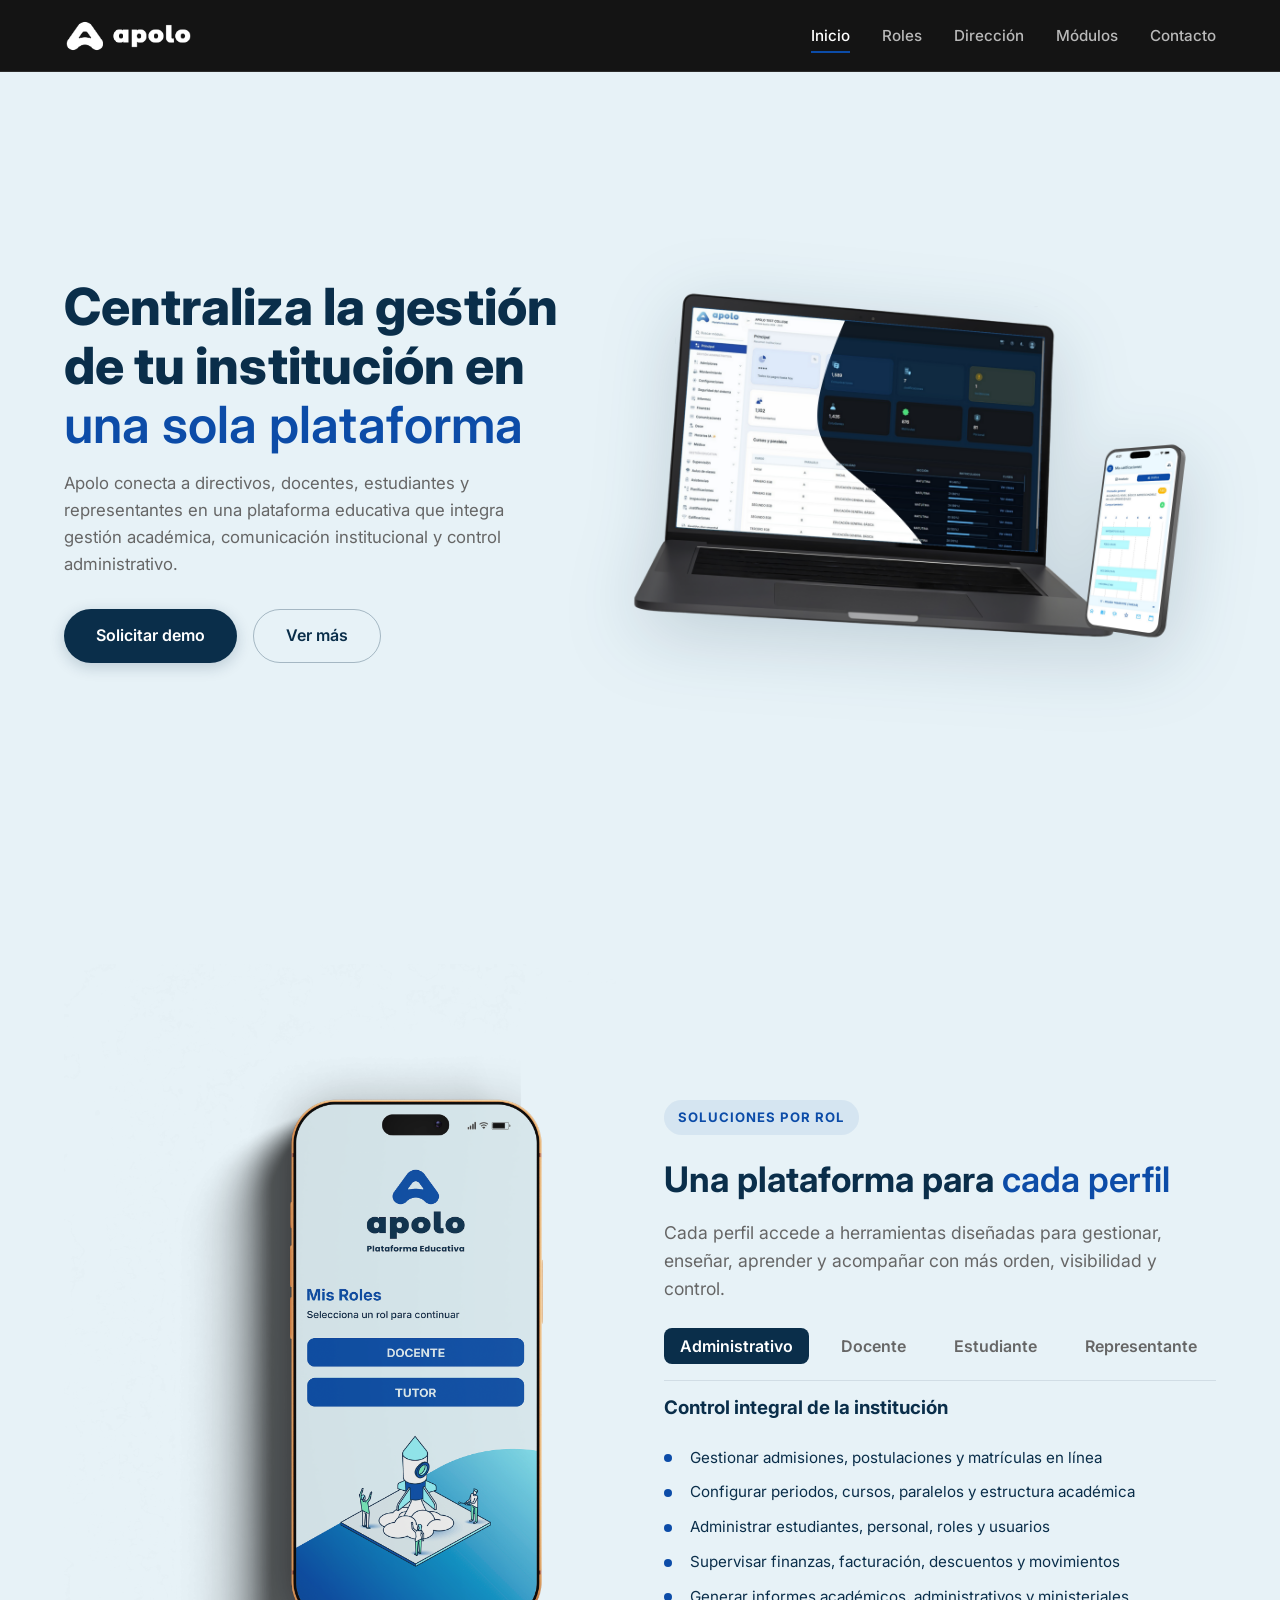
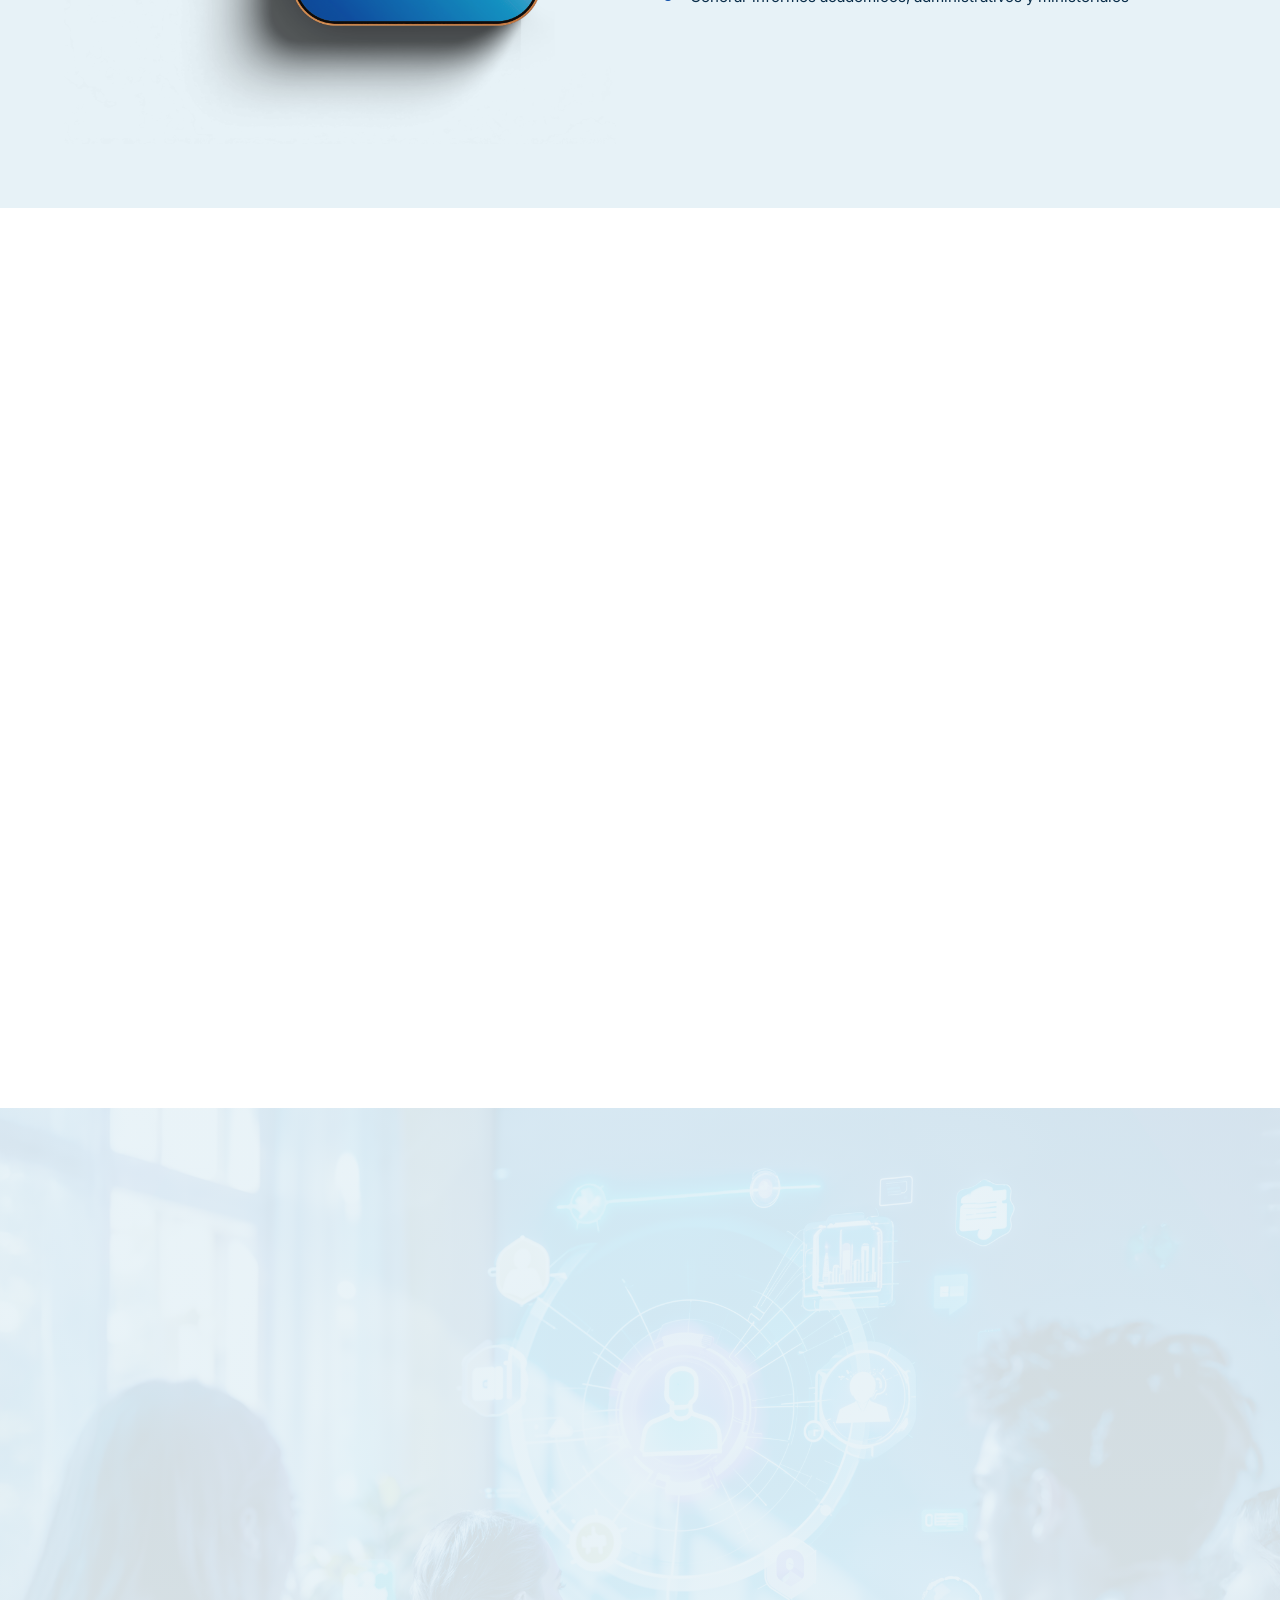
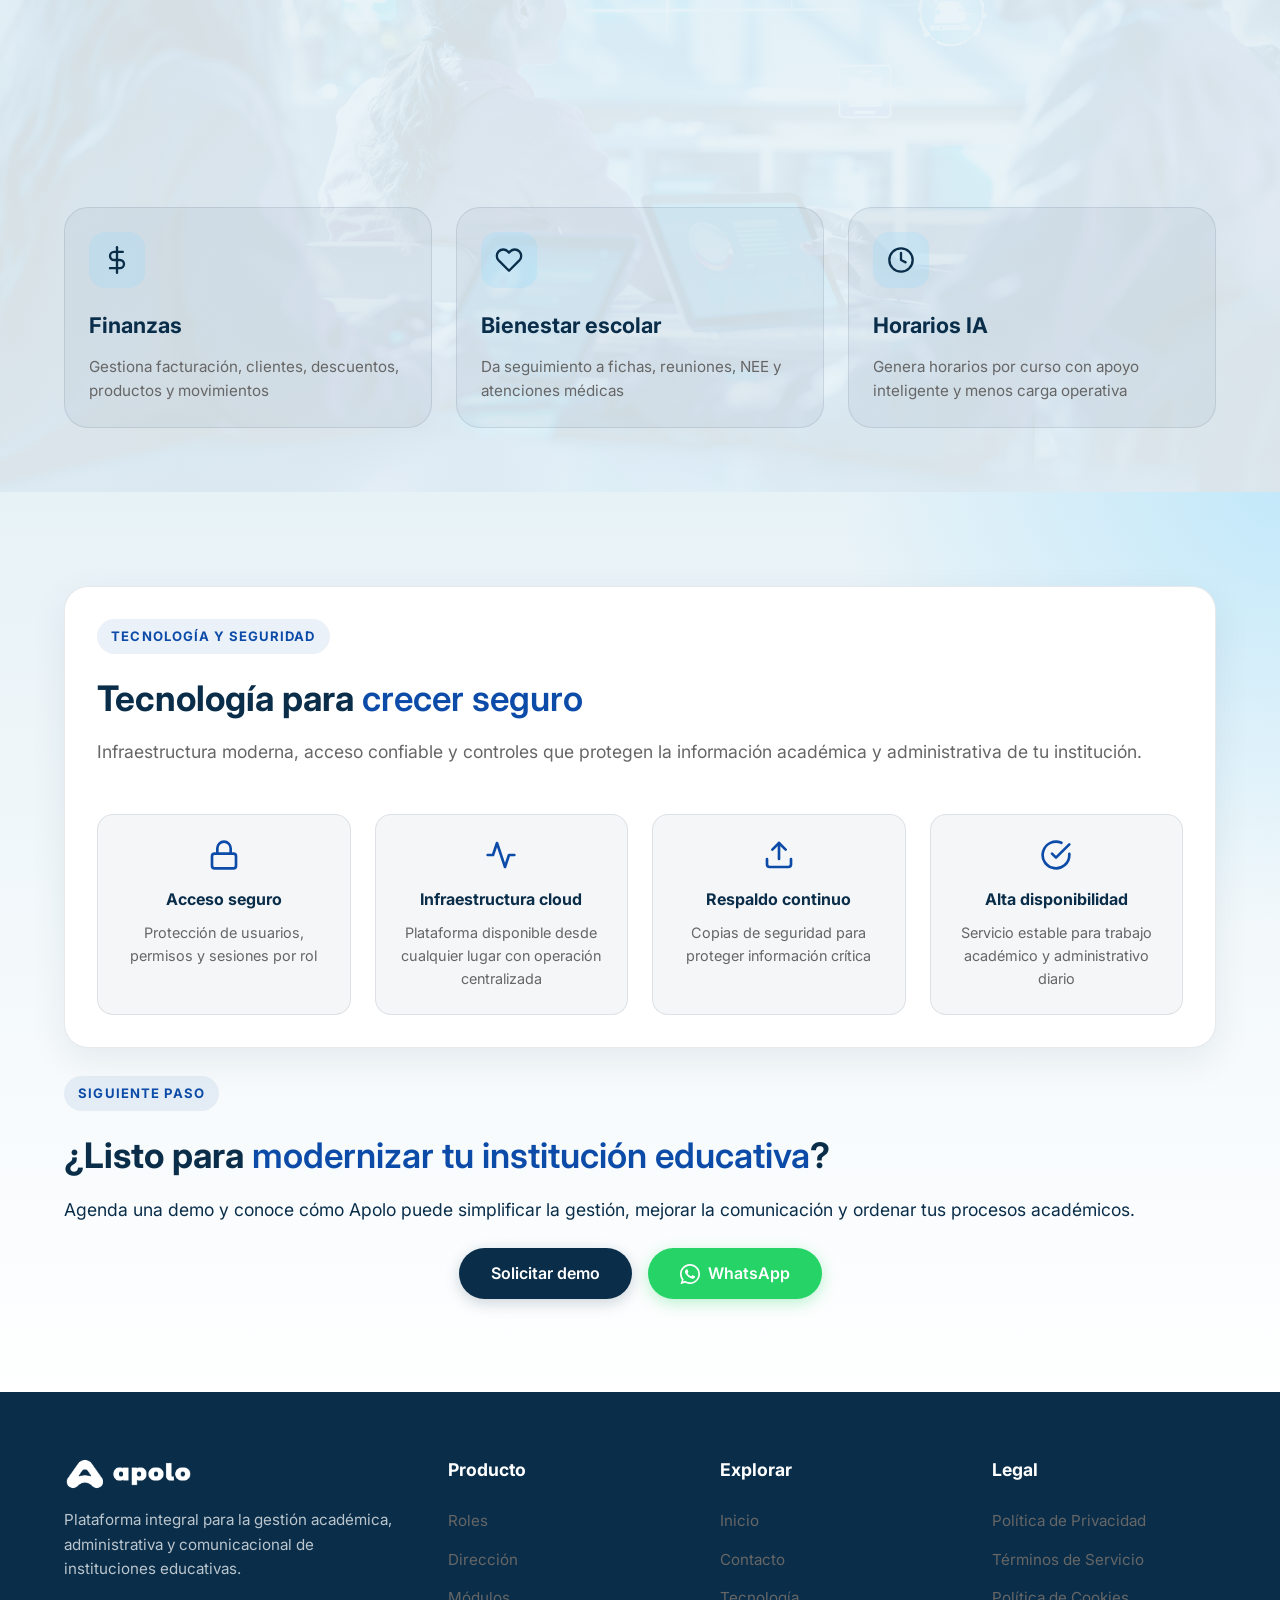
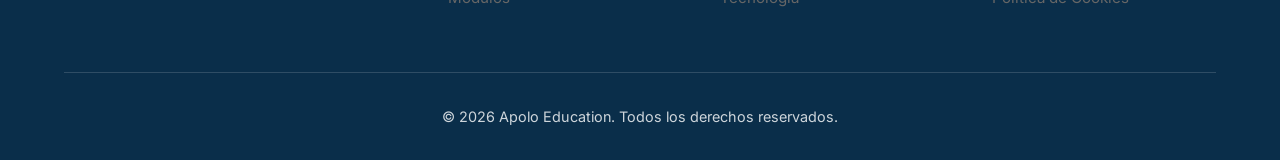
<file: index.html>
<!DOCTYPE html>
<html lang="es" dir="ltr" data-page-path="" data-page-name="Apolo — Plataforma Educativa Integral" data-og-image="assets/img/og-cover.png">
<head>
  <!-- ====== BASIC META ====== -->
  <meta charset="UTF-8">
  <meta name="viewport" content="width=device-width, initial-scale=1.0">
  <meta http-equiv="X-UA-Compatible" content="IE=edge">

  <!-- ====== SEO PRIMARY ====== -->
  <title>Apolo — Plataforma Educativa Integral | Gestión Académica en la Nube</title>
  <meta name="description" content="Apolo es la plataforma educativa integral que conecta instituciones, docentes, estudiantes y familias. Gestión académica, comunicación y control en un solo lugar.">
  <meta name="keywords" content="plataforma educativa, gestión académica, software educativo, sistema escolar, ERP educativo, Apolo Education, gestión institucional">
  <meta name="author" content="Apolo Education">
  <meta name="robots" content="index, follow, max-image-preview:large, max-snippet:-1, max-video-preview:-1">
  <link id="canonical-link" rel="canonical" href="https://info.apolo.education/">

  <!-- ====== OPEN GRAPH (Facebook / LinkedIn / WhatsApp) ====== -->
  <meta property="og:type" content="website">
  <meta property="og:site_name" content="Apolo Education">
  <meta property="og:title" content="Apolo — Plataforma Educativa Integral">
  <meta property="og:description" content="Gestión académica, comunicación y control institucional en una sola plataforma. Conecta toda tu comunidad educativa.">
  <meta id="meta-og-url" property="og:url" content="https://info.apolo.education/">
  <meta id="meta-og-image" property="og:image" content="https://info.apolo.education/assets/img/og-cover.png">
  <meta property="og:image:width" content="1200">
  <meta property="og:image:height" content="630">
  <meta property="og:image:alt" content="Apolo — Plataforma Educativa Integral">
  <meta property="og:locale" content="es_EC">

  <!-- ====== TWITTER CARD ====== -->
  <meta name="twitter:card" content="summary_large_image">
  <meta name="twitter:title" content="Apolo — Plataforma Educativa Integral">
  <meta name="twitter:description" content="Gestión académica, comunicación y control institucional en una sola plataforma.">
  <meta id="meta-twitter-image" name="twitter:image" content="https://info.apolo.education/assets/img/og-cover.png">

  <!-- ====== FAVICON & MANIFEST ====== -->
  <link rel="icon" type="image/png" sizes="32x32" href="assets/img/favicon.ico">
  <link rel="apple-touch-icon" href="assets/img/favicon.ico">
  <meta name="theme-color" content="#0A2E4A">
  <link rel="manifest" href="manifest.json">

  <!-- ====== PRECONNECT & FONTS ====== -->
  <link rel="preconnect" href="https://fonts.googleapis.com">
  <link rel="preconnect" href="https://fonts.gstatic.com" crossorigin>
  <link href="https://fonts.googleapis.com/css2?family=Inter:wght@300;400;500;600;700;800&display=swap" rel="stylesheet">

  <!-- ====== CSS ====== -->
  <link rel="stylesheet" href="assets/css/main.css">

  <!-- ====== STRUCTURED DATA — Organization ====== -->
  <script id="ld-org" type="application/ld+json">
  {
    "@context": "https://schema.org",
    "@type": "Organization",
    "name": "Apolo Education",
    "url": "https://info.apolo.education",
    "logo": "https://info.apolo.education/assets/img/APOLO-V3-05.png",
    "description": "Plataforma educativa integral para la gestión académica institucional.",
    "contactPoint": {
      "@type": "ContactPoint",
      "contactType": "sales",
      "availableLanguage": ["Spanish"]
    },
    "sameAs": []
  }
  </script>

  <!-- ====== STRUCTURED DATA — WebSite (SearchAction) ====== -->
  <script id="ld-website" type="application/ld+json">
  {
    "@context": "https://schema.org",
    "@type": "WebSite",
    "name": "Apolo Education",
    "url": "https://info.apolo.education"
  }
  </script>

  <!-- ====== STRUCTURED DATA — SoftwareApplication ====== -->
  <script id="ld-software" type="application/ld+json">
  {
    "@context": "https://schema.org",
    "@type": "SoftwareApplication",
    "name": "Apolo",
    "operatingSystem": "Web, Android, iOS",
    "applicationCategory": "EducationalApplication",
    "description": "Plataforma educativa integral: gestión académica, comunicación, calificaciones, asistencias y más.",
    "offers": {
      "@type": "Offer",
      "priceCurrency": "USD",
      "price": "0",
      "description": "Plan básico disponible"
    }
  }
  </script>

  <script src="assets/js/site-config.js"></script>
  <script src="assets/js/site-meta.js"></script>
</head>

<body>
  <!-- ================================================================
       HEADER / NAVBAR
       ================================================================ -->
  <header class="navbar" role="banner">
    <nav class="container" aria-label="Navegación principal">
      <a href="#inicio" class="logo" aria-label="Apolo Education — Inicio">
        <img src="assets/img/APOLO-V3-05.webp" alt="Apolo Education" width="36" height="36" loading="eager">
      </a>

      <ul class="nav-menu" id="nav-menu" role="menubar">
        <li role="none"><a href="#inicio" class="nav-link active" role="menuitem">Inicio</a></li>
        <li role="none"><a href="#roles" class="nav-link" role="menuitem">Roles</a></li>
        <li role="none"><a href="#direccion" class="nav-link" role="menuitem">Dirección</a></li>
        <li role="none"><a href="#modulos" class="nav-link" role="menuitem">Módulos</a></li>
        <li role="none"><a href="#contacto" class="nav-link" role="menuitem">Contacto</a></li>
      </ul>

      <button class="mobile-toggle" id="mobile-toggle" type="button" aria-expanded="false" aria-controls="nav-menu" aria-label="Abrir menú de navegación">
        <span aria-hidden="true">&#9776;</span>
      </button>
    </nav>
  </header>

  <main class="home-flow">
    <!-- ==============================================================
         HERO
         ============================================================== -->
    <section class="hero section-padding screen-section screen-section--hero" id="inicio" aria-labelledby="hero-heading">
      <div class="container">
        <div class="hero-content">
          <h1 id="hero-heading">
            Centraliza la gestión de tu institución en
            <span class="text-gradient">una sola plataforma</span>
          </h1>
          <p>Apolo conecta a directivos, docentes, estudiantes y representantes en una plataforma educativa que integra gestión académica, comunicación institucional y control administrativo.</p>
          <div class="hero-buttons">
            <a href="#contacto" class="btn btn-primary">Solicitar demo</a>
            <a href="#roles" class="btn btn-outline">Ver más</a>
          </div>
        </div>
        <div class="hero-visual">
          <img
            src="assets/img/apolo web y mobile mockup.webp"
            alt="Apolo - Plataforma educativa en web y móvil"
            class="hero-device-visual"
            width="800"
            height="600"
            loading="eager"
          >
        </div>
      </div>
    </section>

    <!-- ==============================================================
         ROLES (Tabs)
         ============================================================== -->
    <section class="section-padding screen-section screen-section--roles" id="roles" aria-labelledby="roles-heading">
      <div class="container">
        <div class="features-showcase" data-animate>
          <aside class="tabs-visual">
              <img
                id="roles-floating-image"
                class="roles-floating-img"
                src="assets/img/Ap-PantallaROLES.webp"
                alt="Pantalla general de roles de Apolo"
                width="520"
                height="380"
                loading="lazy"
              >
          </aside>
          <div class="tabs-container">
            <div class="section-title" data-animate>
              <span class="section-kicker">Soluciones por rol</span>
              <h2 id="roles-heading">Una plataforma para <span class="text-gradient">cada perfil</span></h2>
              <p>Cada perfil accede a herramientas diseñadas para gestionar, enseñar, aprender y acompañar con más orden, visibilidad y control.</p>
            </div>
            <div class="nav-tabs" role="tablist" aria-label="Roles de usuario">
              <button class="tab-btn active" data-target="tab-admin" role="tab" aria-selected="true" aria-controls="tab-admin">Administrativo</button>
              <button class="tab-btn" data-target="tab-docente" role="tab" aria-selected="false" aria-controls="tab-docente">Docente</button>
              <button class="tab-btn" data-target="tab-estudiante" role="tab" aria-selected="false" aria-controls="tab-estudiante">Estudiante</button>
              <button class="tab-btn" data-target="tab-representante" role="tab" aria-selected="false" aria-controls="tab-representante">Representante</button>
            </div>

            <div class="tab-content active" id="tab-admin" role="tabpanel" aria-labelledby="tab-admin">
              <div class="feature-text">
                <h3>Control integral de la institución</h3>
                <ul class="feature-list">
                  <li>Gestionar admisiones, postulaciones y matrículas en línea</li>
                  <li>Configurar periodos, cursos, paralelos y estructura académica</li>
                  <li>Administrar estudiantes, personal, roles y usuarios</li>
                  <li>Supervisar finanzas, facturación, descuentos y movimientos</li>
                  <li>Generar informes académicos, administrativos y ministeriales</li>
                </ul>
              </div>
            </div>

            <div class="tab-content" id="tab-docente" role="tabpanel" aria-labelledby="tab-docente">
              <div class="feature-text">
                <h3>Herramientas para enseñar con más control</h3>
                <ul class="feature-list">
                  <li>Registrar asistencias y justificaciones por curso</li>
                  <li>Cargar calificaciones generales, destrezas y comportamiento</li>
                  <li>Gestionar aulas virtuales y recursos de clase</li>
                  <li>Consultar horarios, planificaciones y bloques curriculares</li>
                  <li>Compartir comunicaciones y seguimiento académico</li>
                </ul>
              </div>
            </div>

            <div class="tab-content" id="tab-estudiante" role="tabpanel" aria-labelledby="tab-estudiante">
              <div class="feature-text">
                <h3>Tu proceso académico en un solo lugar</h3>
                <ul class="feature-list">
                  <li>Revisar tareas, clases y recursos académicos</li>
                  <li>Consultar calificaciones, asistencia y observaciones</li>
                  <li>Seguir horarios y calendario institucional</li>
                  <li>Recibir comunicados y recordatorios importantes</li>
                  <li>Participar en aulas virtuales y actividades asignadas</li>
                </ul>
              </div>
            </div>

            <div class="tab-content" id="tab-representante" role="tabpanel" aria-labelledby="tab-representante">
              <div class="feature-text">
                <h3>Acompaña el progreso de tu hijo</h3>
                <ul class="feature-list">
                  <li>Consultar calificaciones, asistencia y comportamiento</li>
                  <li>Recibir comunicados, avisos y recordatorios institucionales</li>
                  <li>Justificar inasistencias y dar seguimiento académico</li>
                  <li>Revisar horarios, tareas y actividades escolares</li>
                  <li>Acceder a documentos y estado administrativo</li>
                </ul>
              </div>
            </div>
          </div>
        </div>
      </div>
    </section>

    <!-- ==============================================================
         DIRECCIÓN / RECTORÍA
         ============================================================== -->
    <section class="rector-section section-padding screen-section screen-section--leadership" id="direccion" aria-labelledby="rector-heading">
      <div class="container">
        <div class="rector-content" data-animate>
          <div class="rector-text">
            <span class="section-kicker">Dirección institucional</span>
            <h2 id="rector-heading">Decisiones directivas con <span class="text-gradient">visión completa</span></h2>
            <p>Los rectores y directores necesitan información clara, consolidada y en tiempo real. Apolo centraliza datos académicos, financieros y operativos para que la dirección actúe con respaldo.</p>
            <ul class="feature-list">
              <li>Dashboards con indicadores clave de la institución</li>
              <li>Reportes consolidados por área, periodo y nivel</li>
              <li>Supervisión de procesos académicos y administrativos</li>
              <li>Acceso a datos financieros y de matrícula en tiempo real</li>
            </ul>
            <a href="#contacto" class="btn btn-primary" style="margin-top:1.5rem;">Solicitar demo</a>
          </div>
          <div class="rector-image">
            <img src="assets/img/tabs/rector.webp" alt="Vista del rector en Apolo Education" width="520" height="400" loading="lazy">
          </div>
        </div>
      </div>
    </section>

    <!-- ==============================================================
         MÓDULOS
         ============================================================== -->
    <section class="section-padding screen-section screen-section--modules" id="modulos" aria-labelledby="modules-heading">
      <div class="container">
        <div class="section-title" data-animate>
          <h2 id="modules-heading">Módulos que impulsan <span class="text-gradient">tu institución</span></h2>
          <p>Cada módulo resuelve un proceso clave del entorno escolar y se integra con los demás para mantener la operación centralizada.</p>
        </div>

        <div class="modules-grid">
          <article class="module-card" data-animate>
            <div class="module-icon" aria-hidden="true">
              <svg xmlns="http://www.w3.org/2000/svg" width="28" height="28" viewBox="0 0 24 24" fill="none" stroke="currentColor" stroke-width="2" stroke-linecap="round" stroke-linejoin="round"><path d="M16 21v-2a4 4 0 0 0-4-4H6a4 4 0 0 0-4 4v2"/><circle cx="9" cy="7" r="4"/><line x1="19" y1="8" x2="19" y2="14"/><line x1="22" y1="11" x2="16" y2="11"/></svg>
            </div>
            <h3>Admisiones</h3>
            <p>Gestiona postulaciones, cupos, prematrículas y matrículas desde un solo flujo</p>
          </article>

          <article class="module-card" data-animate>
            <div class="module-icon" aria-hidden="true">
              <svg xmlns="http://www.w3.org/2000/svg" width="28" height="28" viewBox="0 0 24 24" fill="none" stroke="currentColor" stroke-width="2" stroke-linecap="round" stroke-linejoin="round"><path d="M2 3h6a4 4 0 0 1 4 4v14a3 3 0 0 0-3-3H2z"/><path d="M22 3h-6a4 4 0 0 0-4 4v14a3 3 0 0 1 3-3h7z"/></svg>
            </div>
            <h3>Académico</h3>
            <p>Organiza cursos, asignaturas, periodos, clases y estructura curricular</p>
          </article>

          <article class="module-card" data-animate>
            <div class="module-icon" aria-hidden="true">
              <svg xmlns="http://www.w3.org/2000/svg" width="28" height="28" viewBox="0 0 24 24" fill="none" stroke="currentColor" stroke-width="2" stroke-linecap="round" stroke-linejoin="round"><rect x="2" y="3" width="20" height="14" rx="2" ry="2"/><line x1="8" y1="21" x2="16" y2="21"/><line x1="12" y1="17" x2="12" y2="21"/></svg>
            </div>
            <h3>Aulas virtuales</h3>
            <p>Centraliza clases, tareas, recursos y seguimiento por curso</p>
          </article>

          <article class="module-card" data-animate>
            <div class="module-icon" aria-hidden="true">
              <svg xmlns="http://www.w3.org/2000/svg" width="28" height="28" viewBox="0 0 24 24" fill="none" stroke="currentColor" stroke-width="2" stroke-linecap="round" stroke-linejoin="round"><path d="M14 2H6a2 2 0 0 0-2 2v16a2 2 0 0 0 2 2h12a2 2 0 0 0 2-2V8z"/><polyline points="14 2 14 8 20 8"/><line x1="16" y1="13" x2="8" y2="13"/><line x1="16" y1="17" x2="8" y2="17"/><polyline points="10 9 9 9 8 9"/></svg>
            </div>
            <h3>Calificaciones</h3>
            <p>Registra notas, destrezas, comportamiento y actas con trazabilidad</p>
          </article>

          <article class="module-card" data-animate>
            <div class="module-icon" aria-hidden="true">
              <svg xmlns="http://www.w3.org/2000/svg" width="28" height="28" viewBox="0 0 24 24" fill="none" stroke="currentColor" stroke-width="2" stroke-linecap="round" stroke-linejoin="round"><polyline points="9 11 12 14 22 4"/><path d="M21 12v7a2 2 0 0 1-2 2H5a2 2 0 0 1-2-2V5a2 2 0 0 1 2-2h11"/></svg>
            </div>
            <h3>Asistencias</h3>
            <p>Controla asistencia diaria, reglas, reportes y justificaciones</p>
          </article>

          <article class="module-card" data-animate>
            <div class="module-icon" aria-hidden="true">
              <svg xmlns="http://www.w3.org/2000/svg" width="28" height="28" viewBox="0 0 24 24" fill="none" stroke="currentColor" stroke-width="2" stroke-linecap="round" stroke-linejoin="round"><path d="M4 4h16c1.1 0 2 .9 2 2v12c0 1.1-.9 2-2 2H4c-1.1 0-2-.9-2-2V6c0-1.1.9-2 2-2z"/><polyline points="22,6 12,13 2,6"/></svg>
            </div>
            <h3>Comunicaciones</h3>
            <p>Envía avisos a representantes, estudiantes y personal desde la plataforma</p>
          </article>

          <article class="module-card" data-animate>
            <div class="module-icon" aria-hidden="true">
              <svg xmlns="http://www.w3.org/2000/svg" width="28" height="28" viewBox="0 0 24 24" fill="none" stroke="currentColor" stroke-width="2" stroke-linecap="round" stroke-linejoin="round"><line x1="12" y1="1" x2="12" y2="23"/><path d="M17 5H9.5a3.5 3.5 0 0 0 0 7h5a3.5 3.5 0 0 1 0 7H6"/></svg>
            </div>
            <h3>Finanzas</h3>
            <p>Gestiona facturación, clientes, descuentos, productos y movimientos</p>
          </article>

          <article class="module-card" data-animate>
            <div class="module-icon" aria-hidden="true">
              <svg xmlns="http://www.w3.org/2000/svg" width="28" height="28" viewBox="0 0 24 24" fill="none" stroke="currentColor" stroke-width="2" stroke-linecap="round" stroke-linejoin="round"><path d="M20.84 4.61a5.5 5.5 0 0 0-7.78 0L12 5.67l-1.06-1.06a5.5 5.5 0 0 0-7.78 7.78l1.06 1.06L12 21.23l7.78-7.78 1.06-1.06a5.5 5.5 0 0 0 0-7.78z"/></svg>
            </div>
            <h3>Bienestar escolar</h3>
            <p>Da seguimiento a fichas, reuniones, NEE y atenciones médicas</p>
          </article>

          <article class="module-card" data-animate>
            <div class="module-icon" aria-hidden="true">
              <svg xmlns="http://www.w3.org/2000/svg" width="28" height="28" viewBox="0 0 24 24" fill="none" stroke="currentColor" stroke-width="2" stroke-linecap="round" stroke-linejoin="round"><circle cx="12" cy="12" r="10"/><polyline points="12 6 12 12 16 14"/></svg>
            </div>
            <h3>Horarios IA</h3>
            <p>Genera horarios por curso con apoyo inteligente y menos carga operativa</p>
          </article>
        </div>
      </div>
    </section>

    <!-- ==============================================================
         TECNOLOGÍA + CONTACTO + CIERRE
         ============================================================== -->
    <section class="section-padding screen-section screen-section--closing" id="contacto" aria-labelledby="contact-heading">
      <div class="container closing-layout">
        <div class="closing-grid">
          <div class="closing-panel closing-panel--tech" data-animate>
            <div class="section-title section-title-left">
              <span class="section-kicker">Tecnología y seguridad</span>
              <h2 id="tech-heading">Tecnología para <span class="text-gradient">crecer seguro</span></h2>
              <p>Infraestructura moderna, acceso confiable y controles que protegen la información académica y administrativa de tu institución.</p>
            </div>
            <div class="tech-grid">
              <div class="tech-item" data-animate>
                <svg xmlns="http://www.w3.org/2000/svg" width="32" height="32" viewBox="0 0 24 24" fill="none" stroke="#0C4CA8" stroke-width="2" stroke-linecap="round" stroke-linejoin="round" aria-hidden="true"><rect x="3" y="11" width="18" height="11" rx="2" ry="2"/><path d="M7 11V7a5 5 0 0 1 10 0v4"/></svg>
                <h4>Acceso seguro</h4>
                <p>Protección de usuarios, permisos y sesiones por rol</p>
              </div>
              <div class="tech-item" data-animate>
                <svg xmlns="http://www.w3.org/2000/svg" width="32" height="32" viewBox="0 0 24 24" fill="none" stroke="#0C4CA8" stroke-width="2" stroke-linecap="round" stroke-linejoin="round" aria-hidden="true"><polyline points="22 12 18 12 15 21 9 3 6 12 2 12"/></svg>
                <h4>Infraestructura cloud</h4>
                <p>Plataforma disponible desde cualquier lugar con operación centralizada</p>
              </div>
              <div class="tech-item" data-animate>
                <svg xmlns="http://www.w3.org/2000/svg" width="32" height="32" viewBox="0 0 24 24" fill="none" stroke="#0C4CA8" stroke-width="2" stroke-linecap="round" stroke-linejoin="round" aria-hidden="true"><path d="M21 15v4a2 2 0 0 1-2 2H5a2 2 0 0 1-2-2v-4"/><polyline points="17 8 12 3 7 8"/><line x1="12" y1="3" x2="12" y2="15"/></svg>
                <h4>Respaldo continuo</h4>
                <p>Copias de seguridad para proteger información crítica</p>
              </div>
              <div class="tech-item" data-animate>
                <svg xmlns="http://www.w3.org/2000/svg" width="32" height="32" viewBox="0 0 24 24" fill="none" stroke="#0C4CA8" stroke-width="2" stroke-linecap="round" stroke-linejoin="round" aria-hidden="true"><path d="M22 11.08V12a10 10 0 1 1-5.93-9.14"/><polyline points="22 4 12 14.01 9 11.01"/></svg>
                <h4>Alta disponibilidad</h4>
                <p>Servicio estable para trabajo académico y administrativo diario</p>
              </div>
            </div>
          </div>

          <div class="closing-panel closing-panel--cta" data-animate>
            <div class="section-title section-title-left">
              <span class="section-kicker">Siguiente paso</span>
              <h2 id="contact-heading">¿Listo para <span class="text-gradient">modernizar tu institución educativa</span>?</h2>
              <p>Agenda una demo y conoce cómo Apolo puede simplificar la gestión, mejorar la comunicación y ordenar tus procesos académicos.</p>
            </div>
            <div class="hero-buttons hero-buttons-left">
              <a href="#" class="btn btn-primary">Solicitar demo</a>
              <a href="https://wa.me/593963189951?text=%20%C2%A1Saludos!%20Me%20gustar%C3%ADa%20saber%20m%C3%A1s%20de%20la%20Plataforma%20Educativa%20Apolo." class="btn btn-whatsapp" target="_blank" rel="noopener noreferrer" aria-label="Abrir chat de WhatsApp con Apolo Education">
                <svg xmlns="http://www.w3.org/2000/svg" width="20" height="20" viewBox="0 0 24 24" fill="currentColor" aria-hidden="true"><path d="M17.472 14.382c-.297-.149-1.758-.867-2.03-.967-.273-.099-.471-.148-.67.15-.197.297-.767.966-.94 1.164-.173.199-.347.223-.644.075-.297-.15-1.255-.463-2.39-1.475-.883-.788-1.48-1.761-1.653-2.059-.173-.297-.018-.458.13-.606.134-.133.298-.347.446-.52.149-.174.198-.298.298-.497.099-.198.05-.371-.025-.52-.075-.149-.669-1.612-.916-2.207-.242-.579-.487-.5-.669-.51-.173-.008-.371-.01-.57-.01-.198 0-.52.074-.792.372-.272.297-1.04 1.016-1.04 2.479 0 1.462 1.065 2.875 1.213 3.074.149.198 2.096 3.2 5.077 4.487.709.306 1.262.489 1.694.625.712.227 1.36.195 1.871.118.571-.085 1.758-.719 2.006-1.413.248-.694.248-1.289.173-1.413-.074-.124-.272-.198-.57-.347z"/><path d="M12 0C5.373 0 0 5.373 0 12c0 2.625.846 5.059 2.284 7.034L.789 23.492a.5.5 0 0 0 .612.616l4.573-1.462A11.945 11.945 0 0 0 12 24c6.627 0 12-5.373 12-12S18.627 0 12 0zm0 22a9.94 9.94 0 0 1-5.39-1.587l-.386-.238-2.712.867.9-2.636-.262-.416A9.935 9.935 0 0 1 2 12C2 6.477 6.477 2 12 2s10 4.477 10 10-4.477 10-10 10z"/></svg>
                WhatsApp
              </a>
            </div>
          </div>
        </div>
      </div>
    </section>
  </main>

  <footer role="contentinfo" class="site-footer" data-animate>
    <div class="container">
      <div class="footer-top">
        <div class="footer-col">
          <a href="#inicio" class="logo" aria-label="Apolo Education">
            <img src="assets/img/APOLO-V3-05.webp" alt="Apolo Education" class="logo-wordmark" width="124" height="36" loading="lazy">
          </a>
          <p class="footer-description">
            Plataforma integral para la gestión académica, administrativa y comunicacional de instituciones educativas.
          </p>
        </div>
        <div class="footer-col">
          <h4>Producto</h4>
          <ul>
            <li><a href="#roles">Roles</a></li>
            <li><a href="#direccion">Dirección</a></li>
            <li><a href="#modulos">Módulos</a></li>
          </ul>
        </div>
        <div class="footer-col">
          <h4>Explorar</h4>
          <ul>
            <li><a href="#inicio">Inicio</a></li>
            <li><a href="#contacto">Contacto</a></li>
            <li><a href="#tech-heading">Tecnología</a></li>
          </ul>
        </div>
        <div class="footer-col">
          <h4>Legal</h4>
          <ul>
            <li><a href="/politica-de-privacidad">Política de Privacidad</a></li>
            <li><a href="/terminos-de-servicio">Términos de Servicio</a></li>
            <li><a href="/politica-de-cookies">Política de Cookies</a></li>
          </ul>
        </div>
      </div>
      <div class="footer-bottom">
        <p>&copy; <span id="current-year"></span> Apolo Education. Todos los derechos reservados.</p>
      </div>
    </div>
  </footer>

  <!-- ====== JS ====== -->
  <script src="assets/js/app.js" defer></script>
  <script>
    document.getElementById('current-year').textContent = new Date().getFullYear();
  </script>
</body>
</html>
</file>
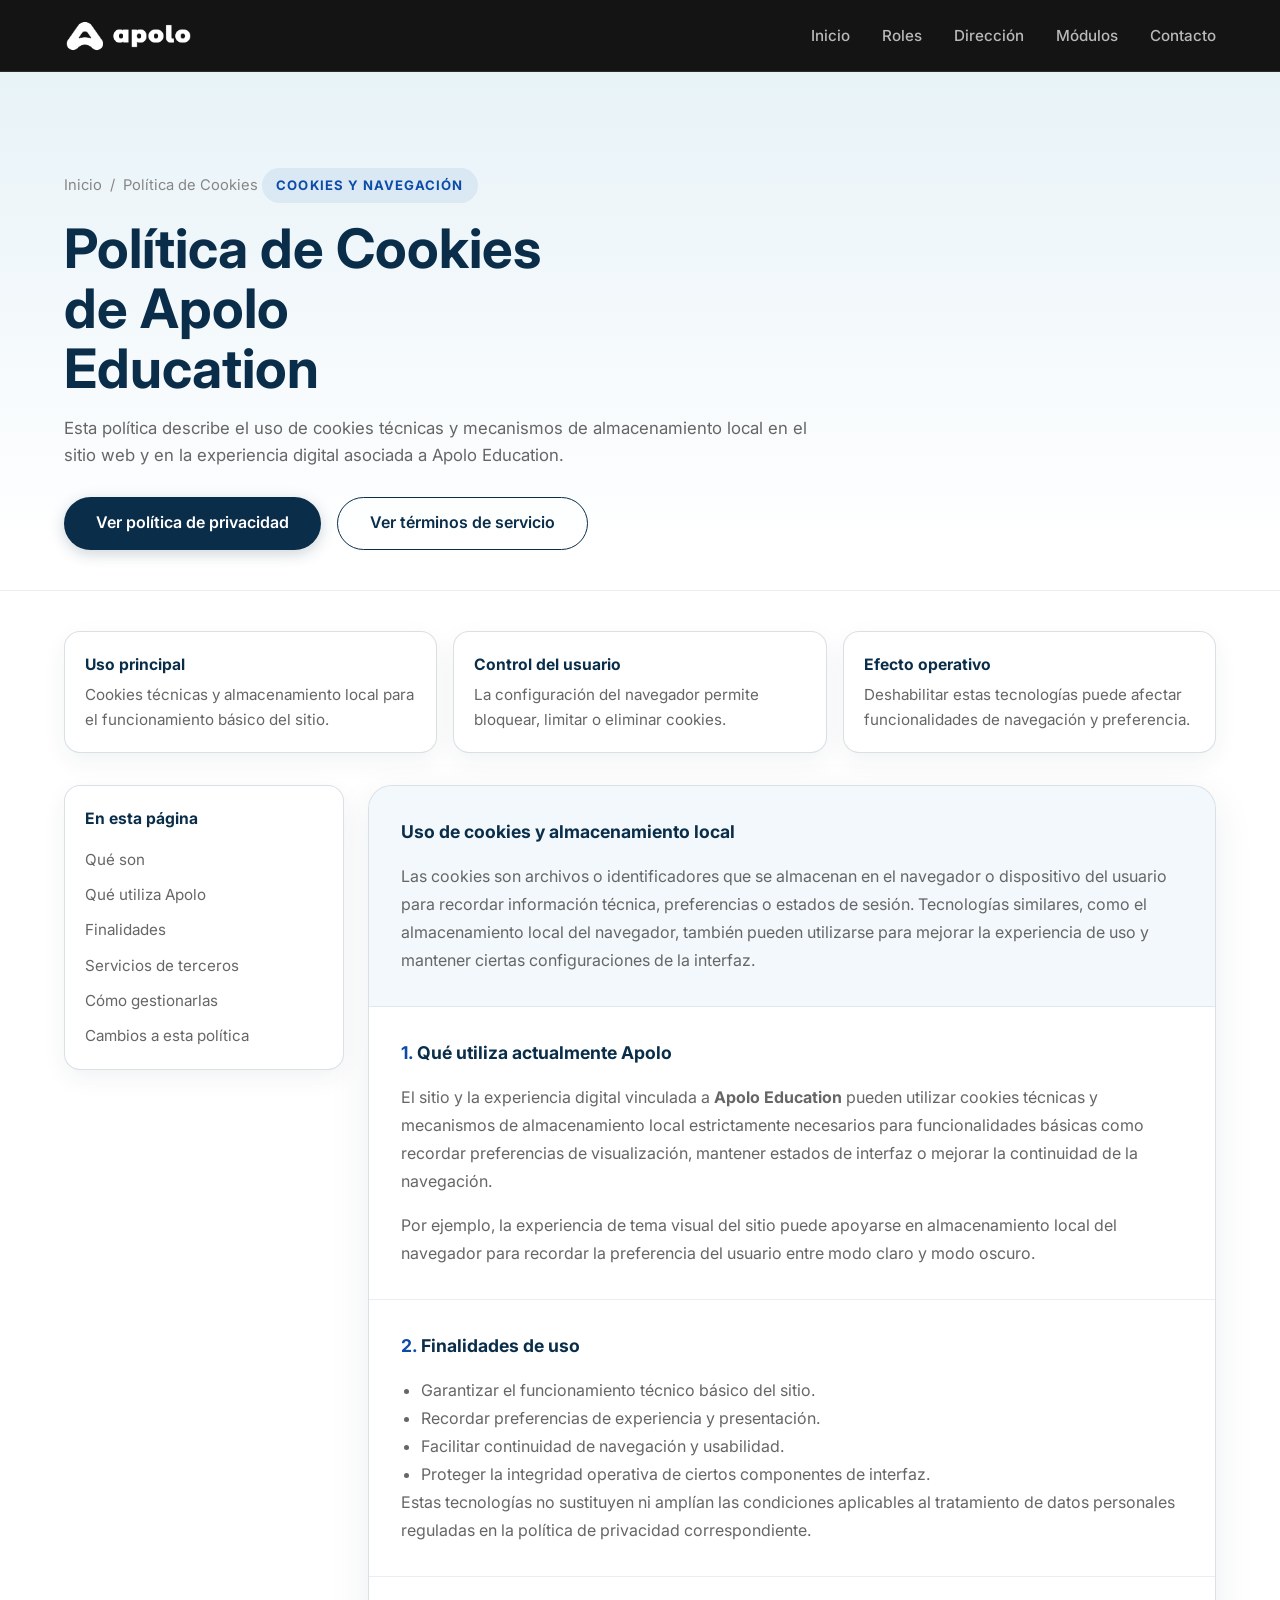
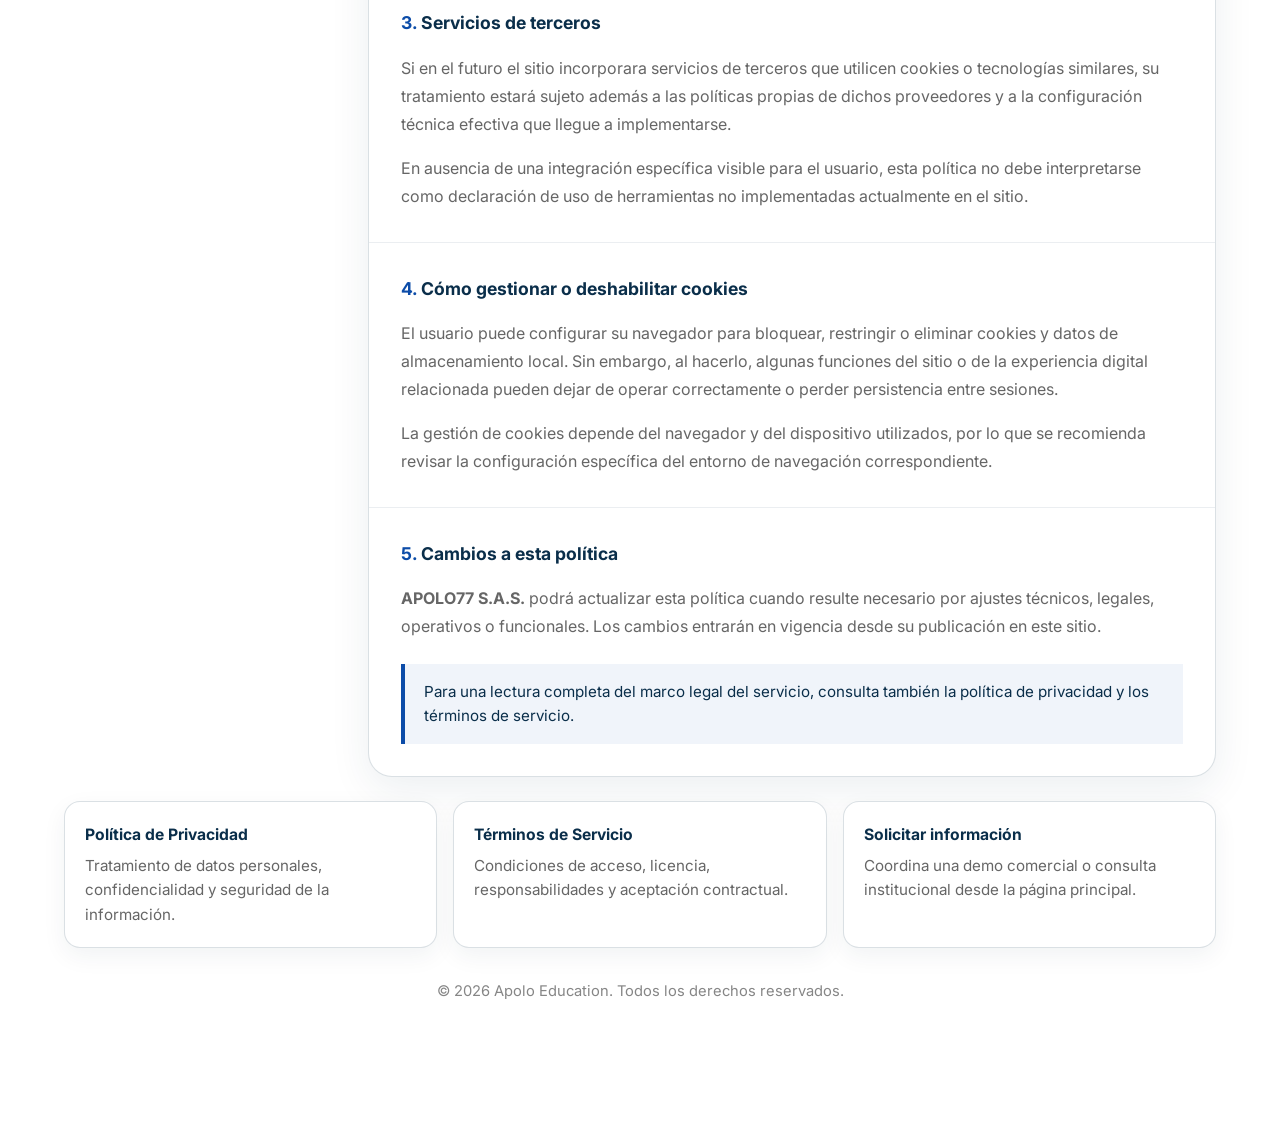
<file: politica-de-cookies.html>
<!DOCTYPE html>
<html lang="es" dir="ltr" data-page-path="politica-de-cookies" data-page-name="Política de Cookies | Apolo Education" data-breadcrumb-label="Política de Cookies" data-og-image="assets/img/og-cover.png">
<head>
  <meta charset="UTF-8">
  <meta name="viewport" content="width=device-width, initial-scale=1.0">
  <meta http-equiv="X-UA-Compatible" content="IE=edge">

  <title>Política de Cookies | Apolo Education</title>
  <meta name="description" content="Política de cookies de Apolo Education: uso de cookies técnicas, almacenamiento local, finalidades, control y configuración por parte del usuario.">
  <meta name="keywords" content="política de cookies, cookies técnicas, local storage, Apolo Education, sitio web, plataforma educativa">
  <meta name="author" content="Apolo Education">
  <meta name="robots" content="index, follow, max-image-preview:large, max-snippet:-1, max-video-preview:-1">
  <link id="canonical-link" rel="canonical" href="https://info.apolo.education/politica-de-cookies">

  <meta property="og:type" content="website">
  <meta property="og:site_name" content="Apolo Education">
  <meta property="og:title" content="Política de Cookies | Apolo Education">
  <meta property="og:description" content="Información sobre cookies técnicas, almacenamiento local y configuración de navegación en Apolo Education.">
  <meta id="meta-og-url" property="og:url" content="https://info.apolo.education/politica-de-cookies">
  <meta id="meta-og-image" property="og:image" content="https://info.apolo.education/assets/img/og-cover.png">
  <meta property="og:image:width" content="1200">
  <meta property="og:image:height" content="630">
  <meta property="og:image:alt" content="Política de Cookies de Apolo Education">
  <meta property="og:locale" content="es_EC">

  <meta name="twitter:card" content="summary_large_image">
  <meta name="twitter:title" content="Política de Cookies | Apolo Education">
  <meta name="twitter:description" content="Uso de cookies y almacenamiento local en el sitio y la plataforma de Apolo Education.">
  <meta id="meta-twitter-image" name="twitter:image" content="https://info.apolo.education/assets/img/og-cover.png">

  <link rel="icon" type="image/png" sizes="32x32" href="assets/img/favicon.ico">
  <link rel="apple-touch-icon" href="assets/img/favicon.ico">
  <meta name="theme-color" content="#0A2E4A">
  <link rel="manifest" href="manifest.json">

  <link rel="preconnect" href="https://fonts.googleapis.com">
  <link rel="preconnect" href="https://fonts.gstatic.com" crossorigin>
  <link href="https://fonts.googleapis.com/css2?family=Inter:wght@300;400;500;600;700;800&display=swap" rel="stylesheet">
  <link rel="stylesheet" href="assets/css/main.css">

  <script id="ld-org" type="application/ld+json">
  {
    "@context": "https://schema.org",
    "@type": "Organization",
    "name": "Apolo Education",
    "url": "https://info.apolo.education/",
    "logo": "https://info.apolo.education/assets/img/APOLO-V3-05.png",
    "description": "Plataforma educativa integral para la gestión académica institucional."
  }
  </script>
  <script id="ld-webpage" type="application/ld+json">
  {
    "@context": "https://schema.org",
    "@type": "WebPage",
    "name": "Política de Cookies | Apolo Education",
    "url": "https://info.apolo.education/politica-de-cookies",
    "description": "Información sobre cookies técnicas, almacenamiento local y configuración de navegación en Apolo Education.",
    "inLanguage": "es-EC",
    "isPartOf": {
      "@type": "WebSite",
      "name": "Apolo Education",
      "url": "https://info.apolo.education/"
    }
  }
  </script>
  <script id="ld-breadcrumbs" type="application/ld+json">
  {
    "@context": "https://schema.org",
    "@type": "BreadcrumbList",
    "itemListElement": [
      {
        "@type": "ListItem",
        "position": 1,
        "name": "Inicio",
        "item": "https://info.apolo.education/"
      },
      {
        "@type": "ListItem",
        "position": 2,
        "name": "Política de Cookies",
        "item": "https://info.apolo.education/politica-de-cookies"
      }
    ]
  }
  </script>
  <script src="assets/js/site-config.js"></script>
  <script src="assets/js/site-meta.js"></script>
</head>
<body class="legal-body light-mode">
  <header class="navbar" role="banner">
    <nav class="container" aria-label="Navegación principal">
      <a href="/#inicio" class="logo" aria-label="Apolo Education - Inicio">
        <img src="assets/img/APOLO-V3-05.webp" alt="Apolo Education" width="36" height="36" loading="eager">
      </a>
      <ul class="nav-menu" id="nav-menu" role="menubar">
        <li role="none"><a href="/#inicio" class="nav-link" role="menuitem">Inicio</a></li>
        <li role="none"><a href="/#roles" class="nav-link" role="menuitem">Roles</a></li>
        <li role="none"><a href="/#direccion" class="nav-link" role="menuitem">Dirección</a></li>
        <li role="none"><a href="/#modulos" class="nav-link" role="menuitem">Módulos</a></li>
        <li role="none"><a href="/#contacto" class="nav-link" role="menuitem">Contacto</a></li>
      </ul>
      <button class="mobile-toggle" id="mobile-toggle" type="button" aria-expanded="false" aria-controls="nav-menu" aria-label="Abrir menú de navegación">
        <span aria-hidden="true">&#9776;</span>
      </button>
    </nav>
  </header>

  <main class="legal-page">
    <section class="legal-hero">
      <div class="container">
        <div class="legal-breadcrumbs" aria-label="Breadcrumb">
          <a href="/">Inicio</a>
          <span>/</span>
          <span>Política de Cookies</span>
        </div>
        <span class="legal-kicker">Cookies y Navegación</span>
        <h1>Política de Cookies de Apolo Education</h1>
        <p>Esta política describe el uso de cookies técnicas y mecanismos de almacenamiento local en el sitio web y en la experiencia digital asociada a Apolo Education.</p>
        <div class="legal-actions">
          <a href="/politica-de-privacidad" class="btn btn-primary">Ver política de privacidad</a>
          <a href="/terminos-de-servicio" class="btn btn-outline">Ver términos de servicio</a>
        </div>
      </div>
    </section>

    <section class="legal-shell">
      <div class="container">
        <div class="legal-summary">
          <article class="legal-summary-card">
            <h2>Uso principal</h2>
            <p>Cookies técnicas y almacenamiento local para el funcionamiento básico del sitio.</p>
          </article>
          <article class="legal-summary-card">
            <h2>Control del usuario</h2>
            <p>La configuración del navegador permite bloquear, limitar o eliminar cookies.</p>
          </article>
          <article class="legal-summary-card">
            <h2>Efecto operativo</h2>
            <p>Deshabilitar estas tecnologías puede afectar funcionalidades de navegación y preferencia.</p>
          </article>
        </div>

        <div class="legal-layout">
          <aside class="legal-sidebar">
            <nav class="legal-nav-card" aria-label="Índice de cookies">
              <h2>En esta página</h2>
              <ul>
                <li><a href="#que-son">Qué son</a></li>
                <li><a href="#que-usa">Qué utiliza Apolo</a></li>
                <li><a href="#finalidades">Finalidades</a></li>
                <li><a href="#terceros">Servicios de terceros</a></li>
                <li><a href="#control">Cómo gestionarlas</a></li>
                <li><a href="#cambios">Cambios a esta política</a></li>
              </ul>
            </nav>
          </aside>

          <article class="legal-card" aria-labelledby="cookies-title">
            <section class="legal-intro" id="que-son">
              <h2 id="cookies-title">Uso de cookies y almacenamiento local</h2>
              <p>Las cookies son archivos o identificadores que se almacenan en el navegador o dispositivo del usuario para recordar información técnica, preferencias o estados de sesión. Tecnologías similares, como el almacenamiento local del navegador, también pueden utilizarse para mejorar la experiencia de uso y mantener ciertas configuraciones de la interfaz.</p>
            </section>

            <section class="legal-section" id="que-usa">
              <h2><span>1.</span> Qué utiliza actualmente Apolo</h2>
              <p>El sitio y la experiencia digital vinculada a <strong>Apolo Education</strong> pueden utilizar cookies técnicas y mecanismos de almacenamiento local estrictamente necesarios para funcionalidades básicas como recordar preferencias de visualización, mantener estados de interfaz o mejorar la continuidad de la navegación.</p>
              <p>Por ejemplo, la experiencia de tema visual del sitio puede apoyarse en almacenamiento local del navegador para recordar la preferencia del usuario entre modo claro y modo oscuro.</p>
            </section>

            <section class="legal-section" id="finalidades">
              <h2><span>2.</span> Finalidades de uso</h2>
              <ul class="legal-list">
                <li>Garantizar el funcionamiento técnico básico del sitio.</li>
                <li>Recordar preferencias de experiencia y presentación.</li>
                <li>Facilitar continuidad de navegación y usabilidad.</li>
                <li>Proteger la integridad operativa de ciertos componentes de interfaz.</li>
              </ul>
              <p>Estas tecnologías no sustituyen ni amplían las condiciones aplicables al tratamiento de datos personales reguladas en la política de privacidad correspondiente.</p>
            </section>

            <section class="legal-section" id="terceros">
              <h2><span>3.</span> Servicios de terceros</h2>
              <p>Si en el futuro el sitio incorporara servicios de terceros que utilicen cookies o tecnologías similares, su tratamiento estará sujeto además a las políticas propias de dichos proveedores y a la configuración técnica efectiva que llegue a implementarse.</p>
              <p>En ausencia de una integración específica visible para el usuario, esta política no debe interpretarse como declaración de uso de herramientas no implementadas actualmente en el sitio.</p>
            </section>

            <section class="legal-section" id="control">
              <h2><span>4.</span> Cómo gestionar o deshabilitar cookies</h2>
              <p>El usuario puede configurar su navegador para bloquear, restringir o eliminar cookies y datos de almacenamiento local. Sin embargo, al hacerlo, algunas funciones del sitio o de la experiencia digital relacionada pueden dejar de operar correctamente o perder persistencia entre sesiones.</p>
              <p>La gestión de cookies depende del navegador y del dispositivo utilizados, por lo que se recomienda revisar la configuración específica del entorno de navegación correspondiente.</p>
            </section>

            <section class="legal-section" id="cambios">
              <h2><span>5.</span> Cambios a esta política</h2>
              <p><strong>APOLO77 S.A.S.</strong> podrá actualizar esta política cuando resulte necesario por ajustes técnicos, legales, operativos o funcionales. Los cambios entrarán en vigencia desde su publicación en este sitio.</p>
              <div class="legal-footer-note">Para una lectura completa del marco legal del servicio, consulta también la política de privacidad y los términos de servicio.</div>
            </section>
          </article>
        </div>

        <div class="legal-crosslinks">
          <a class="legal-crosslink" href="/politica-de-privacidad">
            <h2>Política de Privacidad</h2>
            <p>Tratamiento de datos personales, confidencialidad y seguridad de la información.</p>
          </a>
          <a class="legal-crosslink" href="/terminos-de-servicio">
            <h2>Términos de Servicio</h2>
            <p>Condiciones de acceso, licencia, responsabilidades y aceptación contractual.</p>
          </a>
          <a class="legal-crosslink" href="/#contacto">
            <h2>Solicitar información</h2>
            <p>Coordina una demo comercial o consulta institucional desde la página principal.</p>
          </a>
        </div>

        <div class="legal-mini-footer">
          <p>&copy; <span id="current-year"></span> Apolo Education. Todos los derechos reservados.</p>
        </div>
      </div>
    </section>
  </main>

  <script src="assets/js/app.js" defer></script>
  <script>
    document.getElementById('current-year').textContent = new Date().getFullYear();
  </script>
</body>
</html>
</file>
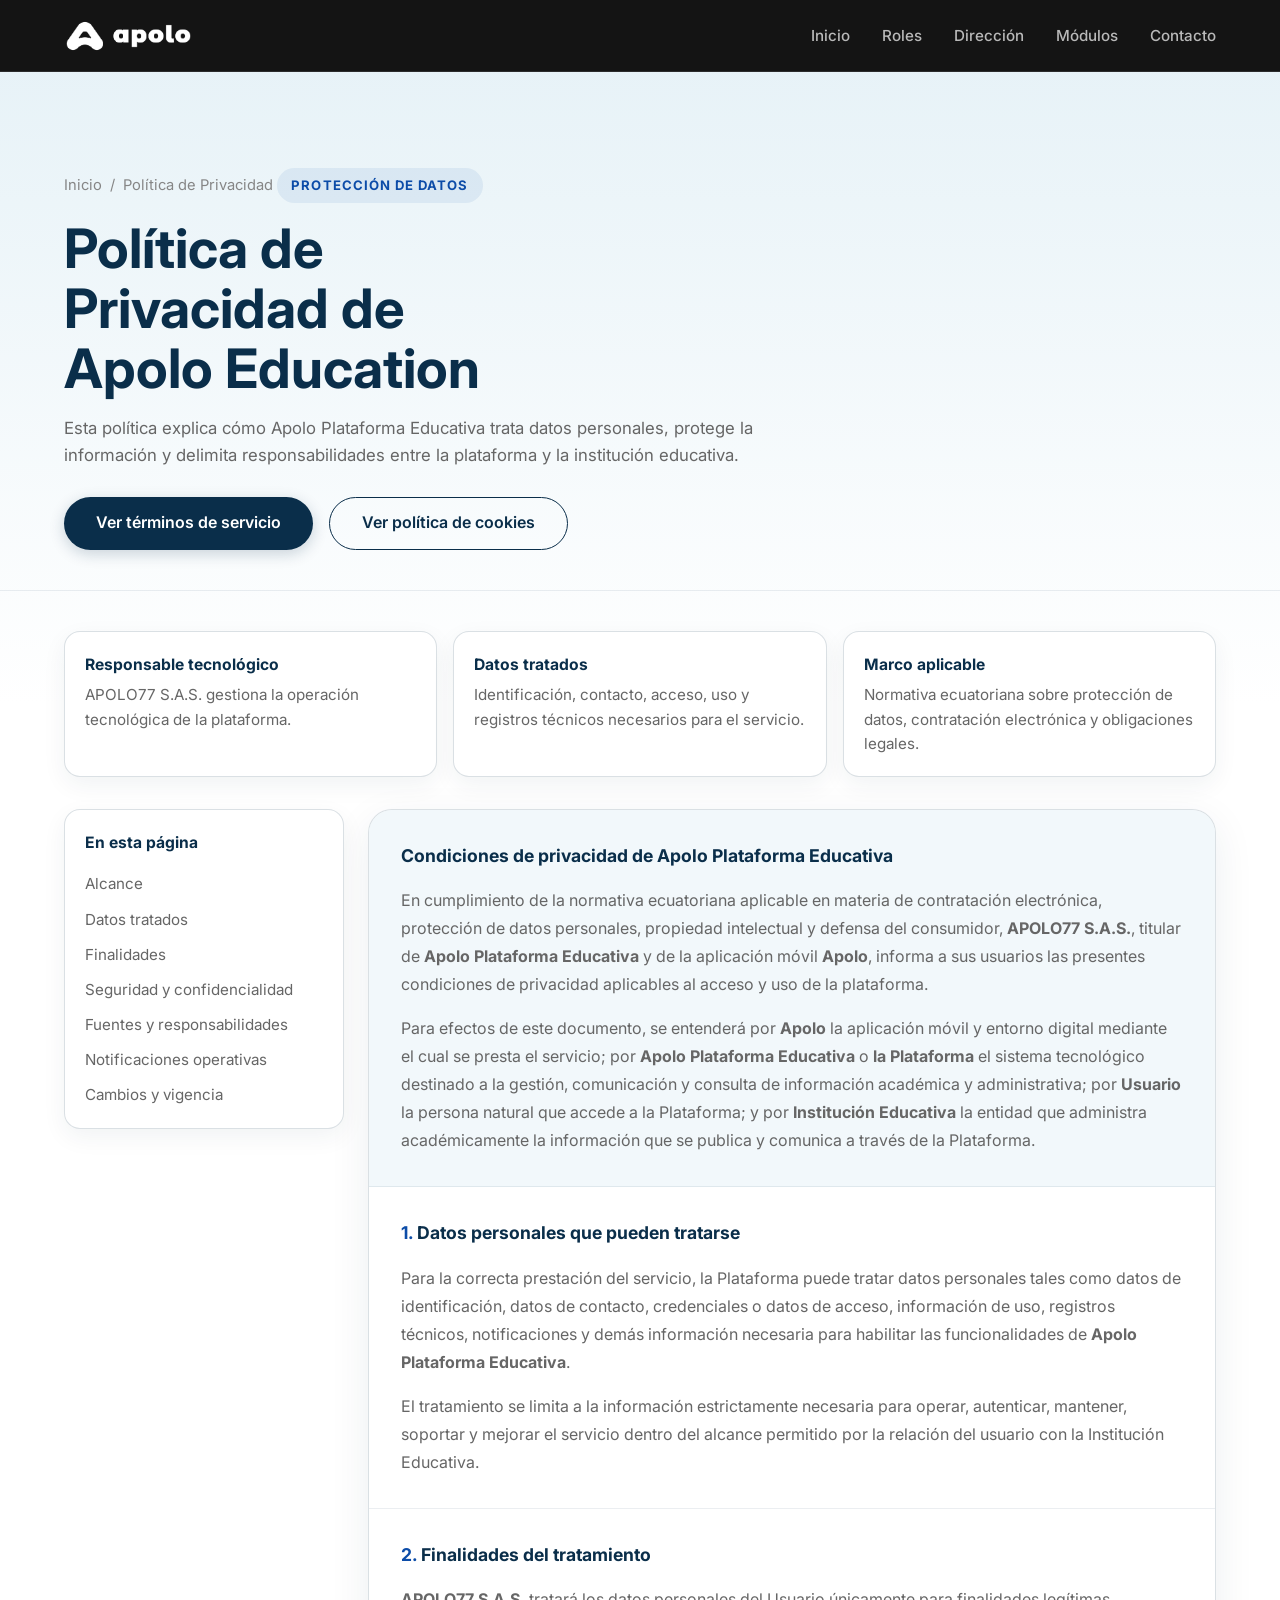
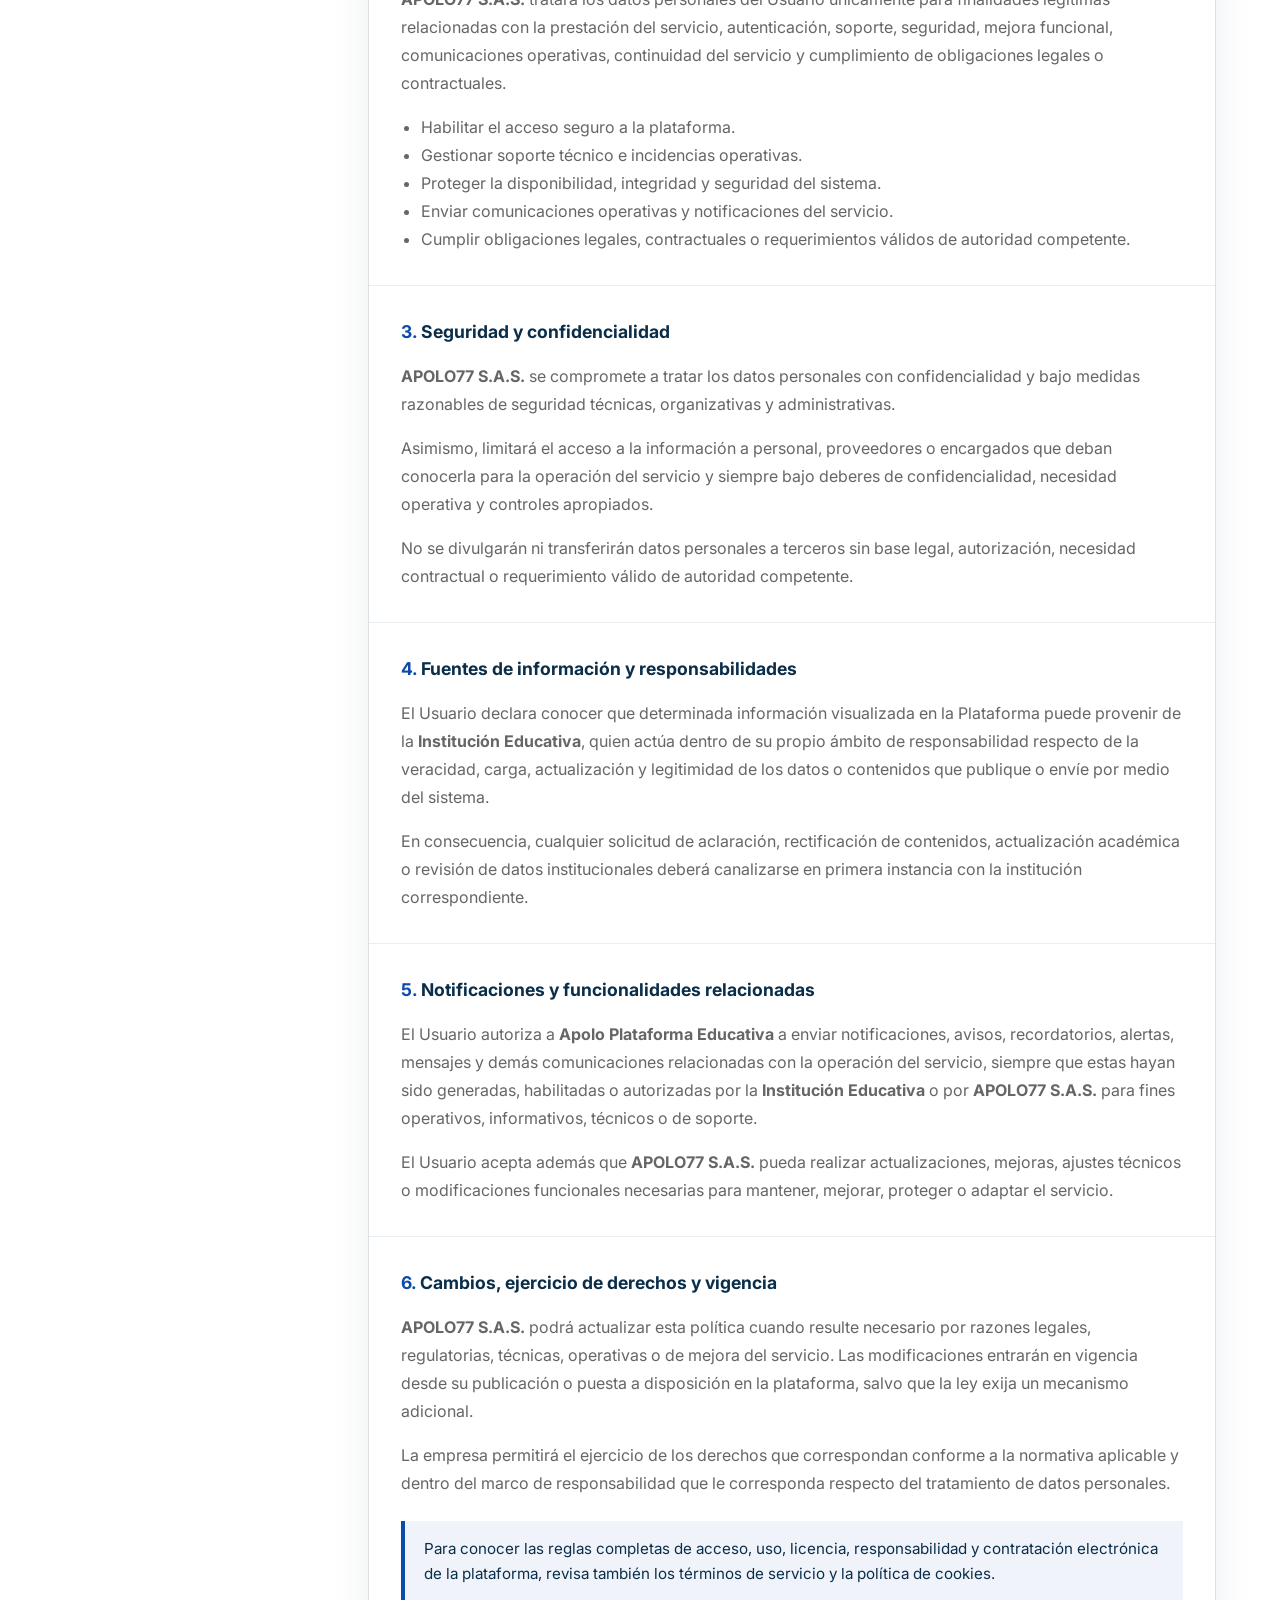
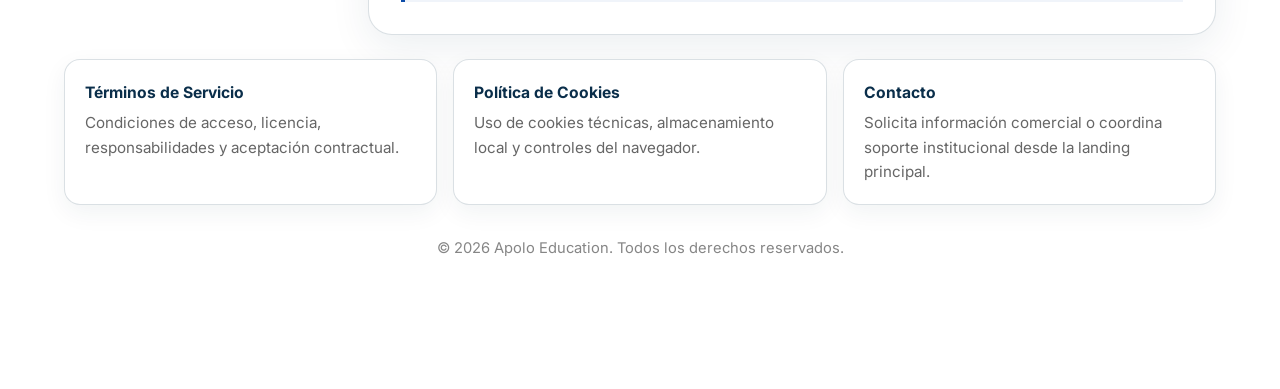
<file: politica-de-privacidad.html>
<!DOCTYPE html>
<html lang="es" dir="ltr" data-page-path="politica-de-privacidad" data-page-name="Política de Privacidad | Apolo Education" data-breadcrumb-label="Política de Privacidad" data-og-image="assets/img/og-cover.png">
<head>
  <meta charset="UTF-8">
  <meta name="viewport" content="width=device-width, initial-scale=1.0">
  <meta http-equiv="X-UA-Compatible" content="IE=edge">

  <title>Política de Privacidad | Apolo Education</title>
  <meta name="description" content="Conoce cómo Apolo Education trata datos personales, protege la información y aplica medidas de seguridad conforme a la normativa ecuatoriana vigente.">
  <meta name="keywords" content="política de privacidad, protección de datos, datos personales, Apolo Education, plataforma educativa, Ecuador">
  <meta name="author" content="Apolo Education">
  <meta name="robots" content="index, follow, max-image-preview:large, max-snippet:-1, max-video-preview:-1">
  <link id="canonical-link" rel="canonical" href="https://info.apolo.education/politica-de-privacidad">

  <meta property="og:type" content="website">
  <meta property="og:site_name" content="Apolo Education">
  <meta property="og:title" content="Política de Privacidad | Apolo Education">
  <meta property="og:description" content="Tratamiento de datos personales, seguridad y privacidad en Apolo Plataforma Educativa.">
  <meta id="meta-og-url" property="og:url" content="https://info.apolo.education/politica-de-privacidad">
  <meta id="meta-og-image" property="og:image" content="https://info.apolo.education/assets/img/og-cover.png">
  <meta property="og:image:width" content="1200">
  <meta property="og:image:height" content="630">
  <meta property="og:image:alt" content="Política de Privacidad de Apolo Education">
  <meta property="og:locale" content="es_EC">

  <meta name="twitter:card" content="summary_large_image">
  <meta name="twitter:title" content="Política de Privacidad | Apolo Education">
  <meta name="twitter:description" content="Tratamiento de datos personales y condiciones de privacidad en Apolo Plataforma Educativa.">
  <meta id="meta-twitter-image" name="twitter:image" content="https://info.apolo.education/assets/img/og-cover.png">

  <link rel="icon" type="image/png" sizes="32x32" href="assets/img/favicon.ico">
  <link rel="apple-touch-icon" href="assets/img/favicon.ico">
  <meta name="theme-color" content="#0A2E4A">
  <link rel="manifest" href="manifest.json">

  <link rel="preconnect" href="https://fonts.googleapis.com">
  <link rel="preconnect" href="https://fonts.gstatic.com" crossorigin>
  <link href="https://fonts.googleapis.com/css2?family=Inter:wght@300;400;500;600;700;800&display=swap" rel="stylesheet">
  <link rel="stylesheet" href="assets/css/main.css">

  <script id="ld-org" type="application/ld+json">
  {
    "@context": "https://schema.org",
    "@type": "Organization",
    "name": "Apolo Education",
    "url": "https://info.apolo.education/",
    "logo": "https://info.apolo.education/assets/img/APOLO-V3-05.png",
    "description": "Plataforma educativa integral para la gestión académica institucional."
  }
  </script>
  <script id="ld-webpage" type="application/ld+json">
  {
    "@context": "https://schema.org",
    "@type": "WebPage",
    "name": "Política de Privacidad | Apolo Education",
    "url": "https://info.apolo.education/politica-de-privacidad",
    "description": "Tratamiento de datos personales, privacidad y seguridad en Apolo Plataforma Educativa.",
    "inLanguage": "es-EC",
    "isPartOf": {
      "@type": "WebSite",
      "name": "Apolo Education",
      "url": "https://info.apolo.education/"
    }
  }
  </script>
  <script id="ld-breadcrumbs" type="application/ld+json">
  {
    "@context": "https://schema.org",
    "@type": "BreadcrumbList",
    "itemListElement": [
      {
        "@type": "ListItem",
        "position": 1,
        "name": "Inicio",
        "item": "https://info.apolo.education/"
      },
      {
        "@type": "ListItem",
        "position": 2,
        "name": "Política de Privacidad",
        "item": "https://info.apolo.education/politica-de-privacidad"
      }
    ]
  }
  </script>
  <script src="assets/js/site-config.js"></script>
  <script src="assets/js/site-meta.js"></script>
</head>
<body class="legal-body light-mode">
  <header class="navbar" role="banner">
    <nav class="container" aria-label="Navegación principal">
      <a href="/#inicio" class="logo" aria-label="Apolo Education - Inicio">
        <img src="assets/img/APOLO-V3-05.webp" alt="Apolo Education" width="36" height="36" loading="eager">
      </a>

      <ul class="nav-menu" id="nav-menu" role="menubar">
        <li role="none"><a href="/#inicio" class="nav-link" role="menuitem">Inicio</a></li>
        <li role="none"><a href="/#roles" class="nav-link" role="menuitem">Roles</a></li>
        <li role="none"><a href="/#direccion" class="nav-link" role="menuitem">Dirección</a></li>
        <li role="none"><a href="/#modulos" class="nav-link" role="menuitem">Módulos</a></li>
        <li role="none"><a href="/#contacto" class="nav-link" role="menuitem">Contacto</a></li>
      </ul>

      <button class="mobile-toggle" id="mobile-toggle" type="button" aria-expanded="false" aria-controls="nav-menu" aria-label="Abrir menú de navegación">
        <span aria-hidden="true">&#9776;</span>
      </button>
    </nav>
  </header>

  <main class="legal-page">
    <section class="legal-hero">
      <div class="container">
        <div class="legal-breadcrumbs" aria-label="Breadcrumb">
          <a href="/">Inicio</a>
          <span>/</span>
          <span>Política de Privacidad</span>
        </div>
        <span class="legal-kicker">Protección de Datos</span>
        <h1>Política de Privacidad de Apolo Education</h1>
        <p>Esta política explica cómo Apolo Plataforma Educativa trata datos personales, protege la información y delimita responsabilidades entre la plataforma y la institución educativa.</p>
        <div class="legal-actions">
          <a href="/terminos-de-servicio" class="btn btn-primary">Ver términos de servicio</a>
          <a href="/politica-de-cookies" class="btn btn-outline">Ver política de cookies</a>
        </div>
      </div>
    </section>

    <section class="legal-shell">
      <div class="container">
        <div class="legal-summary">
          <article class="legal-summary-card">
            <h2>Responsable tecnológico</h2>
            <p>APOLO77 S.A.S. gestiona la operación tecnológica de la plataforma.</p>
          </article>
          <article class="legal-summary-card">
            <h2>Datos tratados</h2>
            <p>Identificación, contacto, acceso, uso y registros técnicos necesarios para el servicio.</p>
          </article>
          <article class="legal-summary-card">
            <h2>Marco aplicable</h2>
            <p>Normativa ecuatoriana sobre protección de datos, contratación electrónica y obligaciones legales.</p>
          </article>
        </div>

        <div class="legal-layout">
          <aside class="legal-sidebar">
            <nav class="legal-nav-card" aria-label="Índice de privacidad">
              <h2>En esta página</h2>
              <ul>
                <li><a href="#alcance">Alcance</a></li>
                <li><a href="#datos">Datos tratados</a></li>
                <li><a href="#finalidades">Finalidades</a></li>
                <li><a href="#seguridad">Seguridad y confidencialidad</a></li>
                <li><a href="#fuentes">Fuentes y responsabilidades</a></li>
                <li><a href="#notificaciones">Notificaciones operativas</a></li>
                <li><a href="#vigencia">Cambios y vigencia</a></li>
              </ul>
            </nav>
          </aside>

          <article class="legal-card" aria-labelledby="privacy-title">
            <section class="legal-intro" id="alcance">
              <h2 id="privacy-title">Condiciones de privacidad de Apolo Plataforma Educativa</h2>
              <p>En cumplimiento de la normativa ecuatoriana aplicable en materia de contratación electrónica, protección de datos personales, propiedad intelectual y defensa del consumidor, <strong>APOLO77 S.A.S.</strong>, titular de <strong>Apolo Plataforma Educativa</strong> y de la aplicación móvil <strong>Apolo</strong>, informa a sus usuarios las presentes condiciones de privacidad aplicables al acceso y uso de la plataforma.</p>
              <p>Para efectos de este documento, se entenderá por <strong>Apolo</strong> la aplicación móvil y entorno digital mediante el cual se presta el servicio; por <strong>Apolo Plataforma Educativa</strong> o <strong>la Plataforma</strong> el sistema tecnológico destinado a la gestión, comunicación y consulta de información académica y administrativa; por <strong>Usuario</strong> la persona natural que accede a la Plataforma; y por <strong>Institución Educativa</strong> la entidad que administra académicamente la información que se publica y comunica a través de la Plataforma.</p>
            </section>

            <section class="legal-section" id="datos">
              <h2><span>1.</span> Datos personales que pueden tratarse</h2>
              <p>Para la correcta prestación del servicio, la Plataforma puede tratar datos personales tales como datos de identificación, datos de contacto, credenciales o datos de acceso, información de uso, registros técnicos, notificaciones y demás información necesaria para habilitar las funcionalidades de <strong>Apolo Plataforma Educativa</strong>.</p>
              <p>El tratamiento se limita a la información estrictamente necesaria para operar, autenticar, mantener, soportar y mejorar el servicio dentro del alcance permitido por la relación del usuario con la Institución Educativa.</p>
            </section>

            <section class="legal-section" id="finalidades">
              <h2><span>2.</span> Finalidades del tratamiento</h2>
              <p><strong>APOLO77 S.A.S.</strong> tratará los datos personales del Usuario únicamente para finalidades legítimas relacionadas con la prestación del servicio, autenticación, soporte, seguridad, mejora funcional, comunicaciones operativas, continuidad del servicio y cumplimiento de obligaciones legales o contractuales.</p>
              <ul class="legal-list">
                <li>Habilitar el acceso seguro a la plataforma.</li>
                <li>Gestionar soporte técnico e incidencias operativas.</li>
                <li>Proteger la disponibilidad, integridad y seguridad del sistema.</li>
                <li>Enviar comunicaciones operativas y notificaciones del servicio.</li>
                <li>Cumplir obligaciones legales, contractuales o requerimientos válidos de autoridad competente.</li>
              </ul>
            </section>

            <section class="legal-section" id="seguridad">
              <h2><span>3.</span> Seguridad y confidencialidad</h2>
              <p><strong>APOLO77 S.A.S.</strong> se compromete a tratar los datos personales con confidencialidad y bajo medidas razonables de seguridad técnicas, organizativas y administrativas.</p>
              <p>Asimismo, limitará el acceso a la información a personal, proveedores o encargados que deban conocerla para la operación del servicio y siempre bajo deberes de confidencialidad, necesidad operativa y controles apropiados.</p>
              <p>No se divulgarán ni transferirán datos personales a terceros sin base legal, autorización, necesidad contractual o requerimiento válido de autoridad competente.</p>
            </section>

            <section class="legal-section" id="fuentes">
              <h2><span>4.</span> Fuentes de información y responsabilidades</h2>
              <p>El Usuario declara conocer que determinada información visualizada en la Plataforma puede provenir de la <strong>Institución Educativa</strong>, quien actúa dentro de su propio ámbito de responsabilidad respecto de la veracidad, carga, actualización y legitimidad de los datos o contenidos que publique o envíe por medio del sistema.</p>
              <p>En consecuencia, cualquier solicitud de aclaración, rectificación de contenidos, actualización académica o revisión de datos institucionales deberá canalizarse en primera instancia con la institución correspondiente.</p>
            </section>

            <section class="legal-section" id="notificaciones">
              <h2><span>5.</span> Notificaciones y funcionalidades relacionadas</h2>
              <p>El Usuario autoriza a <strong>Apolo Plataforma Educativa</strong> a enviar notificaciones, avisos, recordatorios, alertas, mensajes y demás comunicaciones relacionadas con la operación del servicio, siempre que estas hayan sido generadas, habilitadas o autorizadas por la <strong>Institución Educativa</strong> o por <strong>APOLO77 S.A.S.</strong> para fines operativos, informativos, técnicos o de soporte.</p>
              <p>El Usuario acepta además que <strong>APOLO77 S.A.S.</strong> pueda realizar actualizaciones, mejoras, ajustes técnicos o modificaciones funcionales necesarias para mantener, mejorar, proteger o adaptar el servicio.</p>
            </section>

            <section class="legal-section" id="vigencia">
              <h2><span>6.</span> Cambios, ejercicio de derechos y vigencia</h2>
              <p><strong>APOLO77 S.A.S.</strong> podrá actualizar esta política cuando resulte necesario por razones legales, regulatorias, técnicas, operativas o de mejora del servicio. Las modificaciones entrarán en vigencia desde su publicación o puesta a disposición en la plataforma, salvo que la ley exija un mecanismo adicional.</p>
              <p>La empresa permitirá el ejercicio de los derechos que correspondan conforme a la normativa aplicable y dentro del marco de responsabilidad que le corresponda respecto del tratamiento de datos personales.</p>
              <div class="legal-footer-note">Para conocer las reglas completas de acceso, uso, licencia, responsabilidad y contratación electrónica de la plataforma, revisa también los términos de servicio y la política de cookies.</div>
            </section>
          </article>
        </div>

        <div class="legal-crosslinks">
          <a class="legal-crosslink" href="/terminos-de-servicio">
            <h2>Términos de Servicio</h2>
            <p>Condiciones de acceso, licencia, responsabilidades y aceptación contractual.</p>
          </a>
          <a class="legal-crosslink" href="/politica-de-cookies">
            <h2>Política de Cookies</h2>
            <p>Uso de cookies técnicas, almacenamiento local y controles del navegador.</p>
          </a>
          <a class="legal-crosslink" href="/#contacto">
            <h2>Contacto</h2>
            <p>Solicita información comercial o coordina soporte institucional desde la landing principal.</p>
          </a>
        </div>

        <div class="legal-mini-footer">
          <p>&copy; <span id="current-year"></span> Apolo Education. Todos los derechos reservados.</p>
        </div>
      </div>
    </section>
  </main>

  <script src="assets/js/app.js" defer></script>
  <script>
    document.getElementById('current-year').textContent = new Date().getFullYear();
  </script>
</body>
</html>
</file>
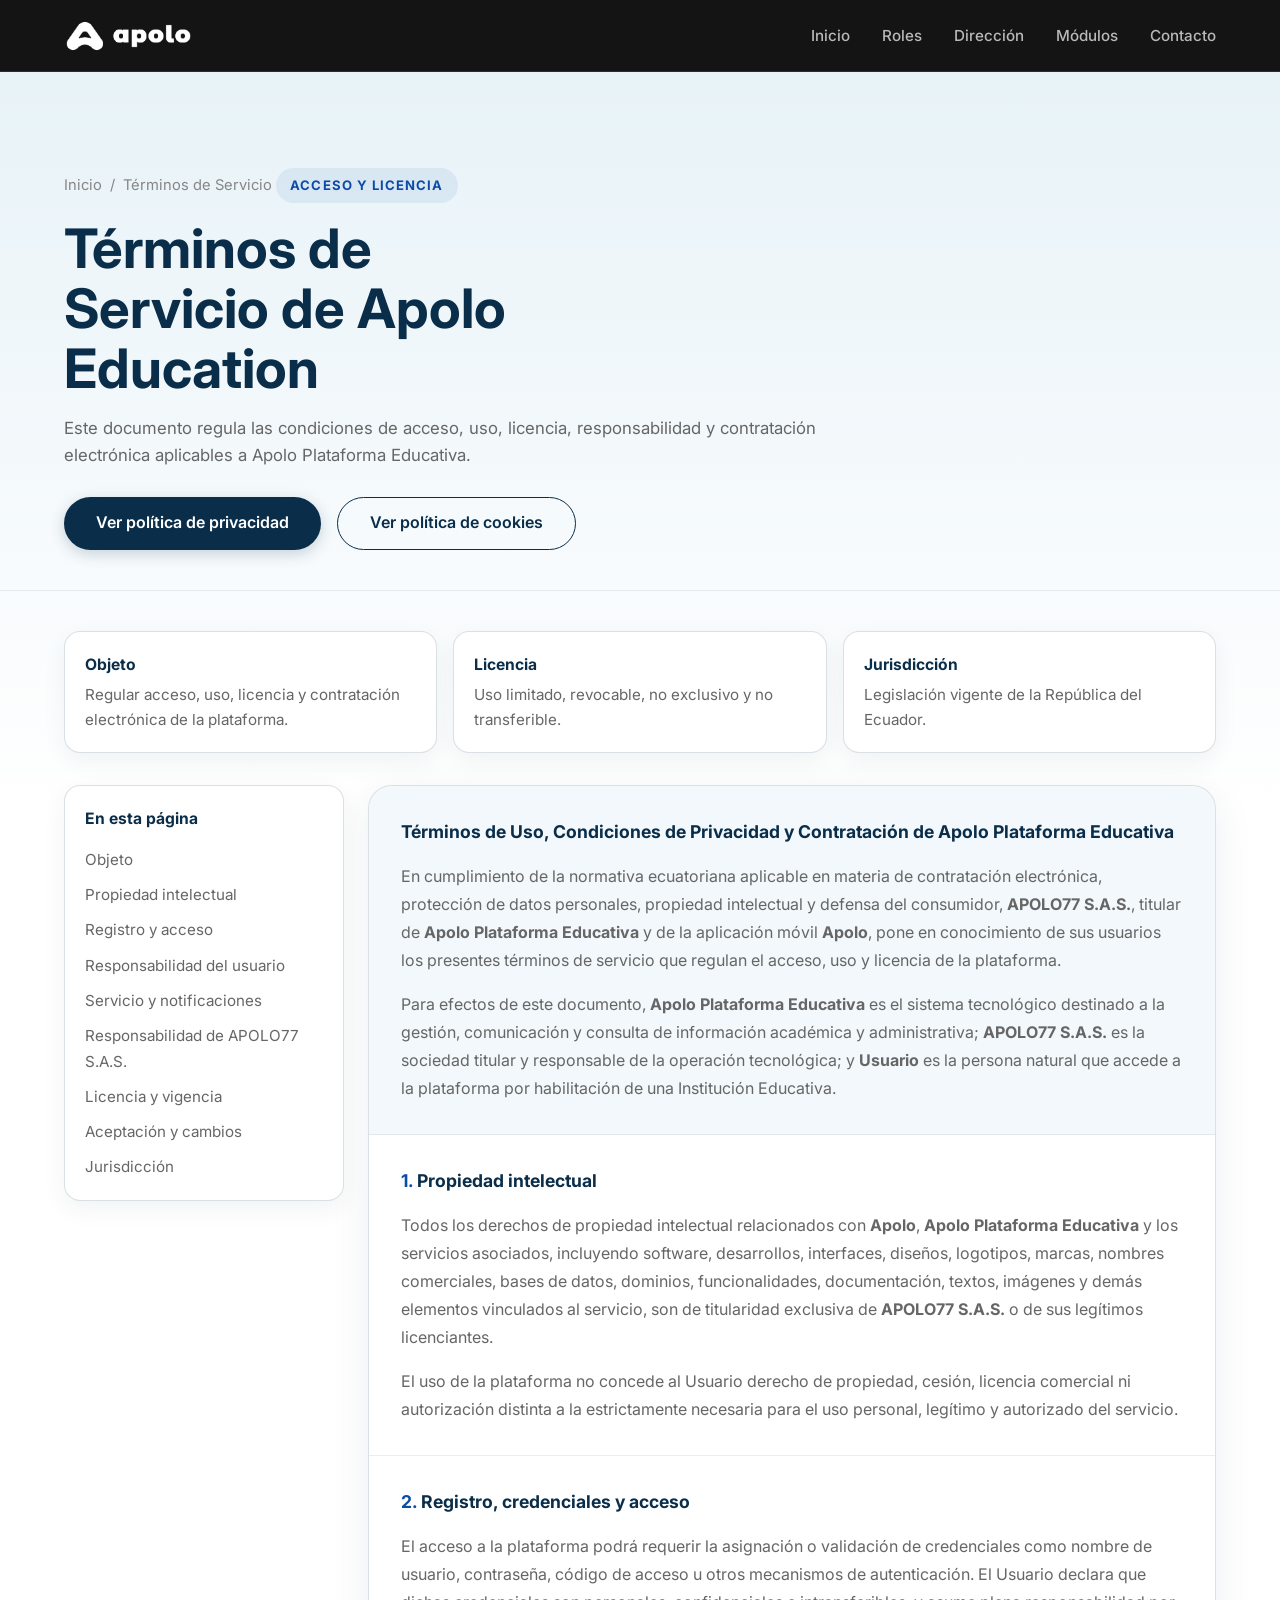
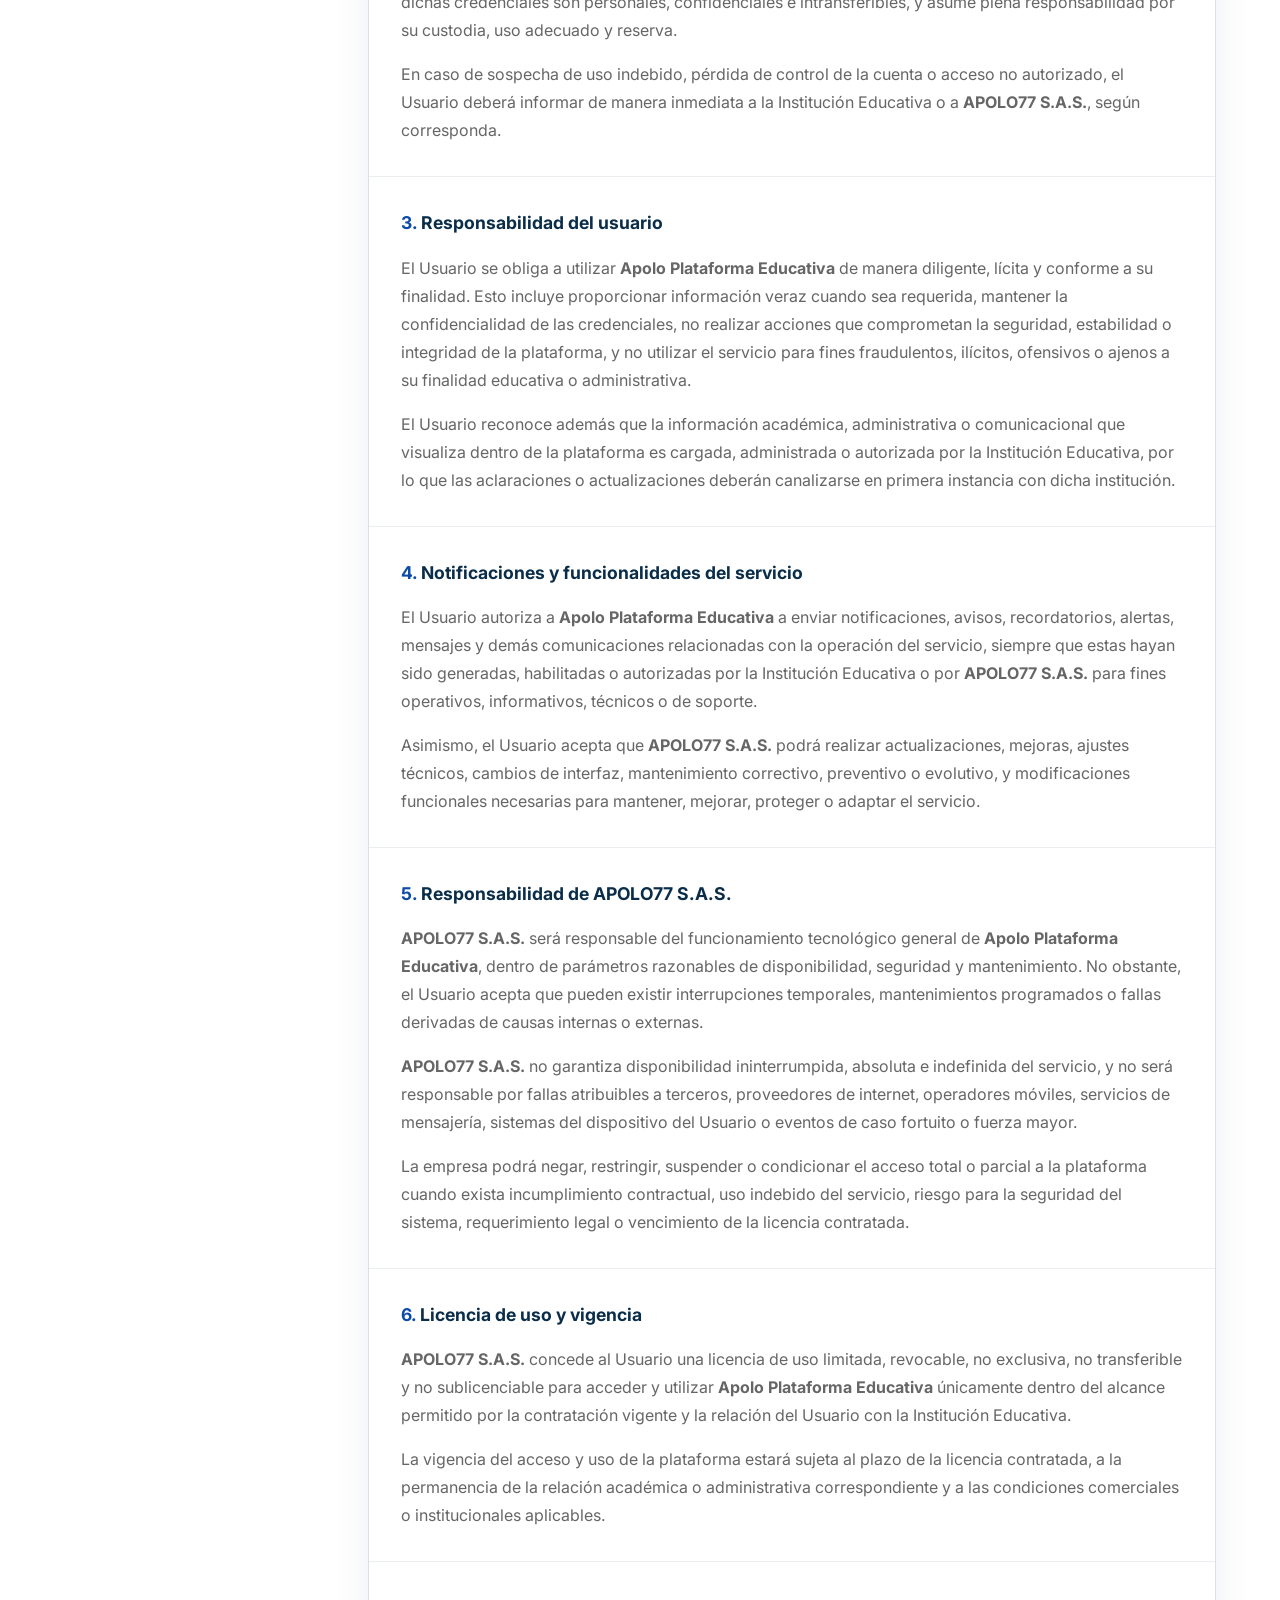
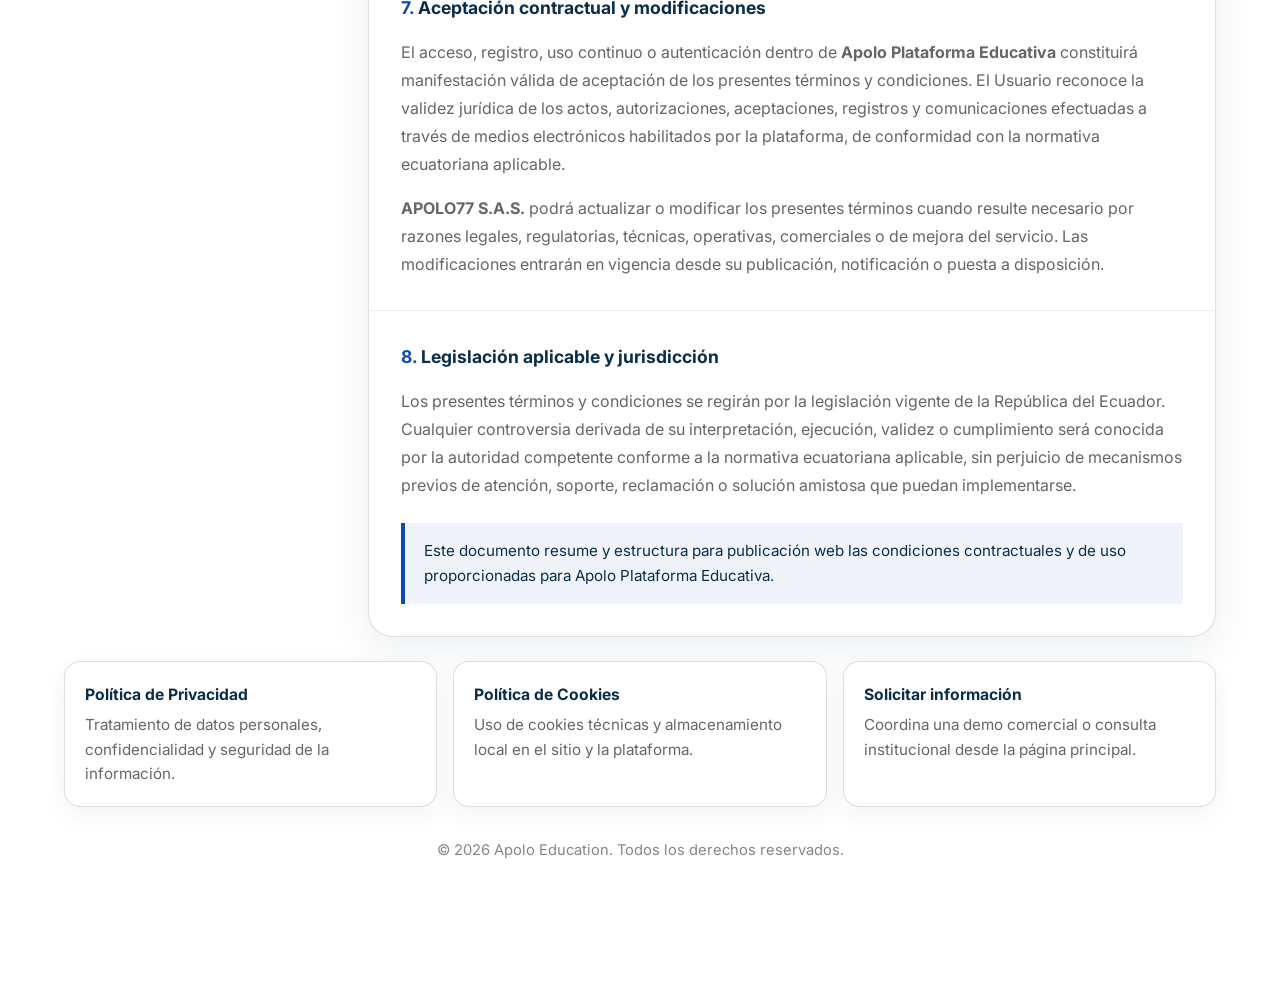
<file: terminos-de-servicio.html>
<!DOCTYPE html>
<html lang="es" dir="ltr" data-page-path="terminos-de-servicio" data-page-name="Términos de Servicio | Apolo Education" data-breadcrumb-label="Términos de Servicio" data-og-image="assets/img/og-cover.png">
<head>
  <meta charset="UTF-8">
  <meta name="viewport" content="width=device-width, initial-scale=1.0">
  <meta http-equiv="X-UA-Compatible" content="IE=edge">

  <title>Términos de Servicio | Apolo Education</title>
  <meta name="description" content="Términos de servicio de Apolo Education: acceso, uso, licencia, responsabilidades, contratación electrónica y legislación aplicable.">
  <meta name="keywords" content="términos de servicio, términos de uso, Apolo Education, licencia de uso, plataforma educativa, Ecuador">
  <meta name="author" content="Apolo Education">
  <meta name="robots" content="index, follow, max-image-preview:large, max-snippet:-1, max-video-preview:-1">
  <link id="canonical-link" rel="canonical" href="https://info.apolo.education/terminos-de-servicio">

  <meta property="og:type" content="website">
  <meta property="og:site_name" content="Apolo Education">
  <meta property="og:title" content="Términos de Servicio | Apolo Education">
  <meta property="og:description" content="Condiciones de acceso, uso, licencia y contratación electrónica de Apolo Plataforma Educativa.">
  <meta id="meta-og-url" property="og:url" content="https://info.apolo.education/terminos-de-servicio">
  <meta id="meta-og-image" property="og:image" content="https://info.apolo.education/assets/img/og-cover.png">
  <meta property="og:image:width" content="1200">
  <meta property="og:image:height" content="630">
  <meta property="og:image:alt" content="Términos de Servicio de Apolo Education">
  <meta property="og:locale" content="es_EC">

  <meta name="twitter:card" content="summary_large_image">
  <meta name="twitter:title" content="Términos de Servicio | Apolo Education">
  <meta name="twitter:description" content="Acceso, licencia, responsabilidades y aceptación contractual en Apolo Plataforma Educativa.">
  <meta id="meta-twitter-image" name="twitter:image" content="https://info.apolo.education/assets/img/og-cover.png">

  <link rel="icon" type="image/png" sizes="32x32" href="assets/img/favicon.ico">
  <link rel="apple-touch-icon" href="assets/img/favicon.ico">
  <meta name="theme-color" content="#0A2E4A">
  <link rel="manifest" href="manifest.json">

  <link rel="preconnect" href="https://fonts.googleapis.com">
  <link rel="preconnect" href="https://fonts.gstatic.com" crossorigin>
  <link href="https://fonts.googleapis.com/css2?family=Inter:wght@300;400;500;600;700;800&display=swap" rel="stylesheet">
  <link rel="stylesheet" href="assets/css/main.css">

  <script id="ld-org" type="application/ld+json">
  {
    "@context": "https://schema.org",
    "@type": "Organization",
    "name": "Apolo Education",
    "url": "https://info.apolo.education/",
    "logo": "https://info.apolo.education/assets/img/APOLO-V3-05.png",
    "description": "Plataforma educativa integral para la gestión académica institucional."
  }
  </script>
  <script id="ld-webpage" type="application/ld+json">
  {
    "@context": "https://schema.org",
    "@type": "WebPage",
    "name": "Términos de Servicio | Apolo Education",
    "url": "https://info.apolo.education/terminos-de-servicio",
    "description": "Condiciones de acceso, uso, licencia y contratación electrónica de Apolo Plataforma Educativa.",
    "inLanguage": "es-EC",
    "isPartOf": {
      "@type": "WebSite",
      "name": "Apolo Education",
      "url": "https://info.apolo.education/"
    }
  }
  </script>
  <script id="ld-breadcrumbs" type="application/ld+json">
  {
    "@context": "https://schema.org",
    "@type": "BreadcrumbList",
    "itemListElement": [
      {
        "@type": "ListItem",
        "position": 1,
        "name": "Inicio",
        "item": "https://info.apolo.education/"
      },
      {
        "@type": "ListItem",
        "position": 2,
        "name": "Términos de Servicio",
        "item": "https://info.apolo.education/terminos-de-servicio"
      }
    ]
  }
  </script>
  <script src="assets/js/site-config.js"></script>
  <script src="assets/js/site-meta.js"></script>
</head>
<body class="legal-body light-mode">
  <header class="navbar" role="banner">
    <nav class="container" aria-label="Navegación principal">
      <a href="/#inicio" class="logo" aria-label="Apolo Education - Inicio">
        <img src="assets/img/APOLO-V3-05.webp" alt="Apolo Education" width="36" height="36" loading="eager">
      </a>
      <ul class="nav-menu" id="nav-menu" role="menubar">
        <li role="none"><a href="/#inicio" class="nav-link" role="menuitem">Inicio</a></li>
        <li role="none"><a href="/#roles" class="nav-link" role="menuitem">Roles</a></li>
        <li role="none"><a href="/#direccion" class="nav-link" role="menuitem">Dirección</a></li>
        <li role="none"><a href="/#modulos" class="nav-link" role="menuitem">Módulos</a></li>
        <li role="none"><a href="/#contacto" class="nav-link" role="menuitem">Contacto</a></li>
      </ul>
      <button class="mobile-toggle" id="mobile-toggle" type="button" aria-expanded="false" aria-controls="nav-menu" aria-label="Abrir menú de navegación">
        <span aria-hidden="true">&#9776;</span>
      </button>
    </nav>
  </header>

  <main class="legal-page">
    <section class="legal-hero">
      <div class="container">
        <div class="legal-breadcrumbs" aria-label="Breadcrumb">
          <a href="/">Inicio</a>
          <span>/</span>
          <span>Términos de Servicio</span>
        </div>
        <span class="legal-kicker">Acceso y Licencia</span>
        <h1>Términos de Servicio de Apolo Education</h1>
        <p>Este documento regula las condiciones de acceso, uso, licencia, responsabilidad y contratación electrónica aplicables a Apolo Plataforma Educativa.</p>
        <div class="legal-actions">
          <a href="/politica-de-privacidad" class="btn btn-primary">Ver política de privacidad</a>
          <a href="/politica-de-cookies" class="btn btn-outline">Ver política de cookies</a>
        </div>
      </div>
    </section>

    <section class="legal-shell">
      <div class="container">
        <div class="legal-summary">
          <article class="legal-summary-card">
            <h2>Objeto</h2>
            <p>Regular acceso, uso, licencia y contratación electrónica de la plataforma.</p>
          </article>
          <article class="legal-summary-card">
            <h2>Licencia</h2>
            <p>Uso limitado, revocable, no exclusivo y no transferible.</p>
          </article>
          <article class="legal-summary-card">
            <h2>Jurisdicción</h2>
            <p>Legislación vigente de la República del Ecuador.</p>
          </article>
        </div>

        <div class="legal-layout">
          <aside class="legal-sidebar">
            <nav class="legal-nav-card" aria-label="Índice de términos">
              <h2>En esta página</h2>
              <ul>
                <li><a href="#objeto">Objeto</a></li>
                <li><a href="#propiedad">Propiedad intelectual</a></li>
                <li><a href="#credenciales">Registro y acceso</a></li>
                <li><a href="#usuario">Responsabilidad del usuario</a></li>
                <li><a href="#servicio">Servicio y notificaciones</a></li>
                <li><a href="#apolo">Responsabilidad de APOLO77 S.A.S.</a></li>
                <li><a href="#licencia">Licencia y vigencia</a></li>
                <li><a href="#aceptacion">Aceptación y cambios</a></li>
                <li><a href="#jurisdiccion">Jurisdicción</a></li>
              </ul>
            </nav>
          </aside>

          <article class="legal-card" aria-labelledby="terms-title">
            <section class="legal-intro" id="objeto">
              <h2 id="terms-title">Términos de Uso, Condiciones de Privacidad y Contratación de Apolo Plataforma Educativa</h2>
              <p>En cumplimiento de la normativa ecuatoriana aplicable en materia de contratación electrónica, protección de datos personales, propiedad intelectual y defensa del consumidor, <strong>APOLO77 S.A.S.</strong>, titular de <strong>Apolo Plataforma Educativa</strong> y de la aplicación móvil <strong>Apolo</strong>, pone en conocimiento de sus usuarios los presentes términos de servicio que regulan el acceso, uso y licencia de la plataforma.</p>
              <p>Para efectos de este documento, <strong>Apolo Plataforma Educativa</strong> es el sistema tecnológico destinado a la gestión, comunicación y consulta de información académica y administrativa; <strong>APOLO77 S.A.S.</strong> es la sociedad titular y responsable de la operación tecnológica; y <strong>Usuario</strong> es la persona natural que accede a la plataforma por habilitación de una Institución Educativa.</p>
            </section>

            <section class="legal-section" id="propiedad">
              <h2><span>1.</span> Propiedad intelectual</h2>
              <p>Todos los derechos de propiedad intelectual relacionados con <strong>Apolo</strong>, <strong>Apolo Plataforma Educativa</strong> y los servicios asociados, incluyendo software, desarrollos, interfaces, diseños, logotipos, marcas, nombres comerciales, bases de datos, dominios, funcionalidades, documentación, textos, imágenes y demás elementos vinculados al servicio, son de titularidad exclusiva de <strong>APOLO77 S.A.S.</strong> o de sus legítimos licenciantes.</p>
              <p>El uso de la plataforma no concede al Usuario derecho de propiedad, cesión, licencia comercial ni autorización distinta a la estrictamente necesaria para el uso personal, legítimo y autorizado del servicio.</p>
            </section>

            <section class="legal-section" id="credenciales">
              <h2><span>2.</span> Registro, credenciales y acceso</h2>
              <p>El acceso a la plataforma podrá requerir la asignación o validación de credenciales como nombre de usuario, contraseña, código de acceso u otros mecanismos de autenticación. El Usuario declara que dichas credenciales son personales, confidenciales e intransferibles, y asume plena responsabilidad por su custodia, uso adecuado y reserva.</p>
              <p>En caso de sospecha de uso indebido, pérdida de control de la cuenta o acceso no autorizado, el Usuario deberá informar de manera inmediata a la Institución Educativa o a <strong>APOLO77 S.A.S.</strong>, según corresponda.</p>
            </section>

            <section class="legal-section" id="usuario">
              <h2><span>3.</span> Responsabilidad del usuario</h2>
              <p>El Usuario se obliga a utilizar <strong>Apolo Plataforma Educativa</strong> de manera diligente, lícita y conforme a su finalidad. Esto incluye proporcionar información veraz cuando sea requerida, mantener la confidencialidad de las credenciales, no realizar acciones que comprometan la seguridad, estabilidad o integridad de la plataforma, y no utilizar el servicio para fines fraudulentos, ilícitos, ofensivos o ajenos a su finalidad educativa o administrativa.</p>
              <p>El Usuario reconoce además que la información académica, administrativa o comunicacional que visualiza dentro de la plataforma es cargada, administrada o autorizada por la Institución Educativa, por lo que las aclaraciones o actualizaciones deberán canalizarse en primera instancia con dicha institución.</p>
            </section>

            <section class="legal-section" id="servicio">
              <h2><span>4.</span> Notificaciones y funcionalidades del servicio</h2>
              <p>El Usuario autoriza a <strong>Apolo Plataforma Educativa</strong> a enviar notificaciones, avisos, recordatorios, alertas, mensajes y demás comunicaciones relacionadas con la operación del servicio, siempre que estas hayan sido generadas, habilitadas o autorizadas por la Institución Educativa o por <strong>APOLO77 S.A.S.</strong> para fines operativos, informativos, técnicos o de soporte.</p>
              <p>Asimismo, el Usuario acepta que <strong>APOLO77 S.A.S.</strong> podrá realizar actualizaciones, mejoras, ajustes técnicos, cambios de interfaz, mantenimiento correctivo, preventivo o evolutivo, y modificaciones funcionales necesarias para mantener, mejorar, proteger o adaptar el servicio.</p>
            </section>

            <section class="legal-section" id="apolo">
              <h2><span>5.</span> Responsabilidad de APOLO77 S.A.S.</h2>
              <p><strong>APOLO77 S.A.S.</strong> será responsable del funcionamiento tecnológico general de <strong>Apolo Plataforma Educativa</strong>, dentro de parámetros razonables de disponibilidad, seguridad y mantenimiento. No obstante, el Usuario acepta que pueden existir interrupciones temporales, mantenimientos programados o fallas derivadas de causas internas o externas.</p>
              <p><strong>APOLO77 S.A.S.</strong> no garantiza disponibilidad ininterrumpida, absoluta e indefinida del servicio, y no será responsable por fallas atribuibles a terceros, proveedores de internet, operadores móviles, servicios de mensajería, sistemas del dispositivo del Usuario o eventos de caso fortuito o fuerza mayor.</p>
              <p>La empresa podrá negar, restringir, suspender o condicionar el acceso total o parcial a la plataforma cuando exista incumplimiento contractual, uso indebido del servicio, riesgo para la seguridad del sistema, requerimiento legal o vencimiento de la licencia contratada.</p>
            </section>

            <section class="legal-section" id="licencia">
              <h2><span>6.</span> Licencia de uso y vigencia</h2>
              <p><strong>APOLO77 S.A.S.</strong> concede al Usuario una licencia de uso limitada, revocable, no exclusiva, no transferible y no sublicenciable para acceder y utilizar <strong>Apolo Plataforma Educativa</strong> únicamente dentro del alcance permitido por la contratación vigente y la relación del Usuario con la Institución Educativa.</p>
              <p>La vigencia del acceso y uso de la plataforma estará sujeta al plazo de la licencia contratada, a la permanencia de la relación académica o administrativa correspondiente y a las condiciones comerciales o institucionales aplicables.</p>
            </section>

            <section class="legal-section" id="aceptacion">
              <h2><span>7.</span> Aceptación contractual y modificaciones</h2>
              <p>El acceso, registro, uso continuo o autenticación dentro de <strong>Apolo Plataforma Educativa</strong> constituirá manifestación válida de aceptación de los presentes términos y condiciones. El Usuario reconoce la validez jurídica de los actos, autorizaciones, aceptaciones, registros y comunicaciones efectuadas a través de medios electrónicos habilitados por la plataforma, de conformidad con la normativa ecuatoriana aplicable.</p>
              <p><strong>APOLO77 S.A.S.</strong> podrá actualizar o modificar los presentes términos cuando resulte necesario por razones legales, regulatorias, técnicas, operativas, comerciales o de mejora del servicio. Las modificaciones entrarán en vigencia desde su publicación, notificación o puesta a disposición.</p>
            </section>

            <section class="legal-section" id="jurisdiccion">
              <h2><span>8.</span> Legislación aplicable y jurisdicción</h2>
              <p>Los presentes términos y condiciones se regirán por la legislación vigente de la República del Ecuador. Cualquier controversia derivada de su interpretación, ejecución, validez o cumplimiento será conocida por la autoridad competente conforme a la normativa ecuatoriana aplicable, sin perjuicio de mecanismos previos de atención, soporte, reclamación o solución amistosa que puedan implementarse.</p>
              <div class="legal-footer-note">Este documento resume y estructura para publicación web las condiciones contractuales y de uso proporcionadas para Apolo Plataforma Educativa.</div>
            </section>
          </article>
        </div>

        <div class="legal-crosslinks">
          <a class="legal-crosslink" href="/politica-de-privacidad">
            <h2>Política de Privacidad</h2>
            <p>Tratamiento de datos personales, confidencialidad y seguridad de la información.</p>
          </a>
          <a class="legal-crosslink" href="/politica-de-cookies">
            <h2>Política de Cookies</h2>
            <p>Uso de cookies técnicas y almacenamiento local en el sitio y la plataforma.</p>
          </a>
          <a class="legal-crosslink" href="/#contacto">
            <h2>Solicitar información</h2>
            <p>Coordina una demo comercial o consulta institucional desde la página principal.</p>
          </a>
        </div>

        <div class="legal-mini-footer">
          <p>&copy; <span id="current-year"></span> Apolo Education. Todos los derechos reservados.</p>
        </div>
      </div>
    </section>
  </main>

  <script src="assets/js/app.js" defer></script>
  <script>
    document.getElementById('current-year').textContent = new Date().getFullYear();
  </script>
</body>
</html>
</file>
<file: assets/css/main.css>
/*
 * ============================================================
 *  Apolo Landing Page — Design System
 *  Based on apolo-web (Bootstrap 5.3 + Keen Themes palette)
 *  info.apolo.education
 * ============================================================
 */

/* ============================================================
   1. DESIGN TOKENS
   ============================================================ */
:root {
  /* ---- Brand Colors ---- */
  --apolo-blue: #0C4CA8;
  --apolo-blue-light: #037CFF;
  --apolo-purple: #0A2E4A;
  --apolo-purple-dark: #0A2E4A;
  --apolo-purple-light: #45BEFF;
  --apolo-cyan: #81D7FF;
  --apolo-cyan-dark: #037CFF;
  --apolo-orange: #FFB900;
  --apolo-orange-dark: #FFA500;
  --apolo-green: #14813B;
  --apolo-green-light: #49DF7D;
  --apolo-red: #E74C3C;

  /* ---- Backgrounds (Light — default) ---- */
  --bg-deep: #E7F2F7;
  --bg-surface: #ffffff;
  --bg-card: rgba(10, 46, 74, 0.04);
  --bg-card-hover: rgba(10, 46, 74, 0.08);

  /* ---- Text ---- */
  --text-primary: #0A2E4A;
  --text-secondary: #666666;
  --text-muted: #868686;

  /* ---- Solid Colors (previously gradients) ---- */
  --gradient-brand: #0A2E4A;
  --gradient-btn: #0A2E4A;
  --gradient-orange: #FFB900;

  /* ---- Layout ---- */
  --container-max: 1200px;
  --header-h: 72px;

  /* ---- Glass / Effects ---- */
  --glass-bg: rgba(247, 249, 252, 0.9);
  --glass-border: 1px solid rgba(10, 46, 74, 0.1);
  --shadow-sm: 0 2px 8px rgba(0, 0, 0, 0.2);
  --shadow-md: 0 6px 20px rgba(0, 0, 0, 0.35);
  --shadow-lg: 0 12px 40px -10px rgba(0, 0, 0, 0.5);
  --radius-sm: 8px;
  --radius-md: 16px;
  --radius-lg: 24px;
  --radius-pill: 50px;

  /* ---- Typography ---- */
  --font-main: 'Inter', system-ui, -apple-system, sans-serif;
  --leading-tight: 1.15;
  --leading-normal: 1.6;

  /* ---- Motion ---- */
  --ease: cubic-bezier(0.22, 1, 0.36, 1);
  --dur-fast: 200ms;
  --dur-base: 300ms;
  --dur-slow: 500ms;

  /* ---- Semantic ---- */
  --bg-body: var(--bg-deep);
}

/* ============================================================
   2. LIGHT THEME
   ============================================================ */
body.light-mode {
  --bg-body: #ECF9FF;
  --bg-surface: #ffffff;
  --bg-card: rgba(236, 249, 255, 0.8);
  --bg-card-hover: rgba(236, 249, 255, 1);
  --text-primary: #0A2E4A;
  --text-secondary: #666666;
  --text-muted: #868686;
  --glass-bg: rgba(255, 255, 255, 0.95);
  --glass-border: 1px solid rgba(10, 46, 74, 0.15);
  --shadow-lg: 0 10px 30px -10px rgba(0, 0, 0, 0.15);
}

body.light-mode {
  background-image: none;
}

/* ============================================================
   3. RESET & BASE
   ============================================================ */
*,
*::before,
*::after {
  margin: 0;
  padding: 0;
  box-sizing: border-box;
}

html {
  scroll-behavior: smooth;
  -webkit-text-size-adjust: 100%;
}

body {
  font-family: var(--font-main);
  background-color: var(--bg-body);
  color: var(--text-primary);
  line-height: var(--leading-normal);
  overflow-x: hidden;
  background-image: none;
  background-attachment: fixed;
  transition: background-color var(--dur-base) var(--ease),
              color var(--dur-base) var(--ease);
}

a {
  text-decoration: none;
  color: inherit;
  transition: color var(--dur-fast) var(--ease);
}

ul, ol { list-style: none; }

img, svg, video {
  max-width: 100%;
  display: block;
}

/* ============================================================
   4. LAYOUT UTILITIES
   ============================================================ */
.container {
  max-width: var(--container-max);
  margin-inline: auto;
  padding-inline: 1.5rem;
}

.home-flow {
  position: relative;
}

.screen-section {
  position: relative;
  display: flex;
  align-items: center;
  min-block-size: 100svh;
}

@supports (min-height: 100dvh) {
  .screen-section {
    min-block-size: 100dvh;
  }
}

.screen-section > .container {
  width: 100%;
}

.section-padding {
  padding-block: clamp(3rem, 5vw, 5rem);
}

.section-kicker {
  display: inline-block;
  margin-bottom: 1rem;
  padding: 0.45rem 0.9rem;
  border-radius: 999px;
  background: rgba(12, 76, 168, 0.08);
  color: var(--apolo-blue);
  font-size: 0.82rem;
  font-weight: 700;
  letter-spacing: 0.08em;
  text-transform: uppercase;
}

.text-gradient {
  color: #0C4CA8;
  font-weight: 600;
}

.text-orange  { color: var(--apolo-orange); }
.text-cyan    { color: var(--apolo-cyan); }
.text-purple  { color: var(--apolo-purple-light); }

.sr-only {
  position: absolute;
  width: 1px; height: 1px;
  padding: 0; margin: -1px;
  overflow: hidden;
  clip: rect(0, 0, 0, 0);
  border: 0;
}

/* ============================================================
   5. BUTTONS
   ============================================================ */
.btn {
  display: inline-flex;
  align-items: center;
  justify-content: center;
  gap: 0.5rem;
  padding: 0.8rem 2rem;
  border: none;
  border-radius: var(--radius-pill);
  font-family: inherit;
  font-weight: 600;
  font-size: 1rem;
  cursor: pointer;
  transition: transform var(--dur-base) var(--ease),
              box-shadow var(--dur-base) var(--ease);
}

.btn-primary {
  background: #0A2E4A;
  color: #fff;
  box-shadow: 0 4px 15px rgba(10, 46, 74, 0.2);
}
.btn-primary:hover {
  transform: translateY(-2px);
  box-shadow: 0 8px 25px rgba(10, 46, 74, 0.3);
  background: #0C4CA8;
}

.btn-outline {
  background: transparent;
  border: 1px solid rgba(10, 46, 74, 0.3);
  color: #0A2E4A;
}
.btn-outline:hover {
  border-color: var(--apolo-cyan);
  background: rgba(129, 215, 255, 0.1);
}

.btn-whatsapp {
  background: #25D366;
  color: #fff;
  box-shadow: 0 4px 15px rgba(37, 211, 102, 0.3);
}
.btn-whatsapp:hover {
  background: #20bd5a;
  transform: translateY(-2px);
  box-shadow: 0 8px 25px rgba(37, 211, 102, 0.5);
}

body.light-mode .btn-outline {
  border-color: var(--apolo-purple);
  color: var(--apolo-purple);
}
body.light-mode .btn-outline:hover {
  background: rgba(123, 44, 191, 0.08);
}

/* ============================================================
   6. THEME TOGGLE
   ============================================================ */
.theme-btn {
  background: transparent;
  border: 1px solid rgba(255, 255, 255, 0.3);
  color: #ffffff;
  cursor: pointer;
  width: 40px; height: 40px;
  border-radius: 50%;
  display: flex;
  align-items: center;
  justify-content: center;
  transition: all var(--dur-base) var(--ease);
}
.theme-btn:hover {
  background: rgba(255, 255, 255, 0.1);
  border-color: rgba(255, 255, 255, 0.5);
  transform: rotate(15deg);
}

/* ============================================================
   7. HEADER / NAVIGATION
   ============================================================ */
.navbar {
  position: fixed;
  inset-inline: 0; top: 0;
  height: var(--header-h);
  background: #141414;
  backdrop-filter: blur(12px);
  -webkit-backdrop-filter: blur(12px);
  z-index: 1000;
  border-bottom: 1px solid rgba(255, 255, 255, 0.1);
  transition: background var(--dur-base) var(--ease),
              box-shadow var(--dur-base) var(--ease);
}

.navbar.scrolled {
  background: #0A0A0A;
  box-shadow: 0 10px 30px rgba(0, 0, 0, 0.3);
}

.navbar .container {
  display: flex;
  justify-content: space-between;
  align-items: center;
  height: 100%;
}

/* Logo */
.logo {
  display: flex;
  align-items: center;
  gap: 0.75rem;
  font-weight: 700;
  font-size: 1.4rem;
  color: #ffffff;
}
.logo img {
  height: 36px;
  width: auto;
}

.logo-wordmark {
  height: 34px;
  width: auto;
  object-fit: contain;
}

/* Nav links */
.nav-menu {
  display: flex;
  gap: 2rem;
  align-items: center;
}
.nav-link {
  font-size: 0.95rem;
  font-weight: 500;
  color: rgba(255, 255, 255, 0.7);
  position: relative;
  padding: 0.5rem 0;
}
.nav-link::after {
  content: '';
  position: absolute;
  bottom: 0; left: 0;
  width: 0; height: 2px;
  background: #0C4CA8;
  transition: width var(--dur-base) var(--ease);
}
.nav-link:hover,
.nav-link.active { color: #ffffff; }
.nav-link:hover::after,
.nav-link.active::after { width: 100%; }

/* Mobile toggle */
.mobile-toggle {
  display: none;
  background: none;
  border: none;
  font-size: 1.5rem;
  color: #ffffff;
  cursor: pointer;
}

/* Light-mode navbar override — keep dark */
body.light-mode .navbar {
  background: #141414;
  border-bottom-color: rgba(255, 255, 255, 0.1);
}
body.light-mode .navbar .logo,
body.light-mode .navbar .nav-link,
body.light-mode .navbar .theme-btn,
body.light-mode .navbar .mobile-toggle { color: #ffffff; }
body.light-mode .navbar .nav-link { color: rgba(255, 255, 255, 0.7); }

/* ============================================================
   8. HERO
   ============================================================ */
.hero {
  padding-top: calc(var(--header-h) + 2rem);
  padding-bottom: 4rem;
  display: flex;
  align-items: center;
  position: relative;
  overflow: hidden;
  background: var(--bg-deep);
}

body.light-mode .hero {
  background: var(--bg-body);
}

.hero::before {
  content: '';
  position: absolute;
  top: -20%; right: -10%;
  width: 800px; height: 800px;
  background: transparent;
  z-index: -1;
  filter: blur(80px);
  pointer-events: none;
}

.hero .container {
  display: grid;
  grid-template-columns: minmax(0, 0.92fr) minmax(0, 1.08fr);
  gap: 4rem;
  align-items: center;
  max-width: var(--container-max);
}

.hero-content {
  max-width: 100%;
  flex-shrink: 0;
  z-index: 1;
}

.hero-badge {
  display: inline-block;
  padding: 0.45rem 1rem;
  background: rgba(129, 215, 255, 0.15);
  border: 1px solid rgba(129, 215, 255, 0.4);
  border-radius: var(--radius-pill);
  color: #037CFF;
  font-size: 0.85rem;
  font-weight: 600;
  text-transform: uppercase;
  letter-spacing: 1px;
  margin-bottom: 1.5rem;
}

.hero h1 {
  font-size: clamp(2rem, 4vw, 3.2rem);
  line-height: var(--leading-tight);
  font-weight: 800;
  margin-bottom: 1rem;
}

.hero p {
  font-size: 1.05rem;
  color: var(--text-secondary);
  margin-bottom: 2rem;
  line-height: var(--leading-normal);
}

.hero-buttons {
  display: flex;
  gap: 1rem;
  flex-wrap: wrap;
}

/* Hero visual / floating card */
.hero-visual {
  display: flex;
  justify-content: center;
  align-items: center;
  min-width: 0;
}

.hero-device-visual {
  width: 100%;
  max-width: 112%;
  height: auto;
  object-fit: contain;
  transform: none;
  filter: drop-shadow(0 18px 38px rgba(10, 46, 74, 0.18));
  animation: hero-float 6s ease-in-out infinite;
  background: transparent;
  border: 0;
  box-shadow: none;
}

@keyframes hero-float {
  0%, 100% { transform: translateY(0); }
  50% { transform: translateY(-18px); }
}

/* ============================================================
   9. SECTION TITLES
   ============================================================ */
.section-title {
  text-align: center;
  margin-bottom: 1.5rem;
}

.section-title-left {
  text-align: left;
}

.section-title-left p {
  margin-inline: 0;
  max-width: none;
}

.section-title h2 {
  font-size: clamp(1.6rem, 3.5vw, 2.2rem);
  font-weight: 700;
  margin-bottom: 0.75rem;
}
.section-title p {
  color: var(--text-secondary);
  max-width: var(--container-max);
  margin-inline: auto;
  font-size: 1.1rem;
}

.tabs-container .section-title {
  text-align: left;
}
.tabs-container .section-title p {
  margin-inline: 0;
}

/* ============================================================
   10. FEATURE TABS (Roles)
   ============================================================ */
#roles {
  background: var(--bg-deep);
}
body.light-mode #roles {
  background: var(--bg-body);
}

.features-showcase {
  display: grid;
  grid-template-columns: 1fr 1fr;
  gap: 3rem;
  align-items: center;
}

.tabs-container {
  min-width: 0;
  padding: 0.75rem 0;
  display: flex;
  flex-direction: column;
  justify-content: center;
}

.feature-text {
  max-width: 100%;
}

.nav-tabs {
  display: flex;
  justify-content: flex-start;
  gap: 1rem;
  border-bottom: var(--glass-border);
  padding-bottom: 1rem;
  margin-bottom: 0.75rem;
  flex-wrap: wrap;
}

.tab-btn {
  background: transparent;
  border: none;
  color: var(--text-secondary);
  font-family: inherit;
  font-size: 1rem;
  font-weight: 600;
  padding: 0.5rem 1rem;
  cursor: pointer;
  border-radius: var(--radius-sm);
  transition: all var(--dur-base) var(--ease);
}
.tab-btn:hover {
  color: var(--text-primary);
  background: var(--bg-card-hover);
}
.tab-btn.active {
  color: #fff;
  background: #0A2E4A;
}

.tab-content {
  display: none;
  animation: fadeUp var(--dur-slow) var(--ease);
}
.tab-content.active {
  display: block;
}

.feature-text {
  max-width: 100%;
}

.tabs-visual {
  display: flex;
  align-items: center;
  justify-content: center;
  min-height: min(60vh, 680px);
}

.roles-floating-img {
  display: block;
  width: 100%;
  max-width: 560px;
  height: auto;
  object-fit: contain;
  border: none;
  border-radius: 0;
  box-shadow: none;
  animation: float-img 6s ease-in-out infinite;
  transition: opacity var(--dur-base) var(--ease),
              transform var(--dur-base) var(--ease);
}

/* ============================================================
   11. MODULE / FEATURE CARDS
   ============================================================ */
#modulos {
  position: relative;
  background-image: linear-gradient(rgba(231, 242, 247, 0.9), rgba(231, 242, 247, 0.94)),
                    url('../img/FondoWebApolo1.webp');
  background-position: center;
  background-repeat: no-repeat;
  background-size: cover;
}

.modules-grid {
  display: grid;
  grid-template-columns: repeat(auto-fit, minmax(280px, 1fr));
  gap: 1.5rem;
}

.module-card {
  background: var(--bg-card);
  border: var(--glass-border);
  padding: 1.5rem;
  border-radius: var(--radius-lg);
  transition: all var(--dur-base) var(--ease);
}
.module-card:hover {
  background: var(--bg-card-hover);
  transform: translateY(-5px);
  border-color: var(--apolo-cyan);
}

.module-icon {
  width: 56px; height: 56px;
  background: rgba(129, 215, 255, 0.2);
  border-radius: var(--radius-md);
  display: flex;
  align-items: center;
  justify-content: center;
  margin-bottom: 1.25rem;
  color: #0A2E4A;
}
body.light-mode .module-icon {
  background: rgba(129, 215, 255, 0.2);
  color: #0A2E4A;
}

.module-card h3 {
  font-size: 1.35rem;
  margin-bottom: 0.75rem;
}
.module-card p {
  color: var(--text-secondary);
  font-size: 0.95rem;
}

/* ============================================================
   12. TECH / SECURITY GRID
   ============================================================ */
.tech-grid {
  display: grid;
  grid-template-columns: repeat(4, 1fr);
  gap: 1.5rem;
  text-align: center;
}

.tech-item {
  background: var(--bg-card);
  padding: 1.5rem 1rem;
  border-radius: var(--radius-md);
  border: var(--glass-border);
  transition: transform var(--dur-base) var(--ease);
}
.tech-item svg {
  display: block;
  margin: 0 auto;
}
.tech-item:hover {
  transform: translateY(-5px);
  border-color: var(--apolo-cyan);
}
.tech-item h4 {
  margin-top: 1rem;
  margin-bottom: 0.5rem;
}
.tech-item p {
  font-size: 0.9rem;
  color: var(--text-secondary);
}

/* ============================================================
   13. PRICING
   ============================================================ */
.pricing-list {
  max-width: var(--container-max);
  margin: 3rem auto 0;
  display: flex;
  flex-direction: column;
  gap: 1.5rem;
}

.pricing-item {
  display: grid;
  grid-template-columns: 80px 1fr auto;
  align-items: center;
  background: var(--bg-card);
  border: var(--glass-border);
  border-radius: var(--radius-lg);
  padding: 2rem;
  gap: 2rem;
  transition: all var(--dur-base) var(--ease);
  position: relative;
  overflow: hidden;
}
.pricing-item:hover {
  background: var(--bg-card-hover);
  transform: translateX(10px);
  border-color: rgba(255, 255, 255, 0.2);
}
.pricing-item.featured {
  background: rgba(236, 249, 255, 0.8);
  border-color: #45BEFF;
  box-shadow: 0 6px 20px rgba(10, 46, 74, 0.15);
}
.pricing-item.featured::before {
  content: '';
  position: absolute;
  left: 0; top: 0; bottom: 0;
  width: 5px;
  background: #FFB900;
}

body.light-mode .pricing-item.featured {
  background: rgba(236, 249, 255, 0.8);
  border-color: #45BEFF;
}

.pricing-icon {
  width: 80px; height: 80px;
  background: rgba(129, 215, 255, 0.1);
  border-radius: var(--radius-md);
  display: flex;
  align-items: center;
  justify-content: center;
  font-size: 2rem;
  color: #037CFF;
}
body.light-mode .pricing-icon { background: rgba(129, 215, 255, 0.12); }

.pricing-content h3 {
  font-size: 1.35rem;
  margin-bottom: 0.5rem;
  display: flex;
  align-items: center;
  gap: 1rem;
}
.pricing-content p {
  color: var(--text-secondary);
  font-size: 0.95rem;
  line-height: 1.5;
}

.pricing-tag {
  font-size: 0.7rem;
  text-transform: uppercase;
  padding: 0.2rem 0.6rem;
  border-radius: 4px;
  letter-spacing: 1px;
  font-weight: 700;
}
.tag-orange { background: rgba(255, 185, 0, 0.15); color: #FFB900; }
.tag-blue   { background: rgba(129, 215, 255, 0.2); color: #037CFF; }
.tag-purple { background: rgba(69, 190, 255, 0.15); color: #0C4CA8; }

.pricing-value {
  text-align: right;
  min-width: 180px;
  padding-left: 2rem;
  border-left: 1px solid rgba(10, 46, 74, 0.1);
}
body.light-mode .pricing-value { border-left-color: rgba(10, 46, 74, 0.1); }

.price-number {
  display: block;
  font-size: 2.2rem;
  font-weight: 800;
  line-height: 1;
}
.price-period {
  display: block;
  font-size: 0.8rem;
  color: var(--text-secondary);
  margin-top: 5px;
}

/* ============================================================
   14. EFIAP SECTION
   ============================================================ */
.efiap-section {
  background: #E7F2F7;
  border-top: 1px solid rgba(10, 46, 74, 0.1);
  border-bottom: 1px solid rgba(10, 46, 74, 0.1);
  text-align: center;
  position: relative;
  overflow: hidden;
}
.efiap-section h2,
.efiap-section p {
  color: #0A2E4A;
  position: relative;
  z-index: 2;
}
.efiap-badge {
  color: var(--apolo-orange);
  font-weight: 700;
  letter-spacing: 2px;
  text-transform: uppercase;
  margin-bottom: 1rem;
  display: block;
  position: relative;
  z-index: 2;
}

/* ============================================================
   14b. FEATURE LIST (shared)
   ============================================================ */
.feature-list {
  list-style: none;
  padding: 0;
  margin: 1.5rem 0 0;
}
.feature-list li {
  position: relative;
  padding-left: 1.6rem;
  margin-bottom: 0.75rem;
  color: var(--text-primary);
  font-size: 0.95rem;
  line-height: 1.5;
}
.feature-list li:last-child {
  margin-bottom: 0;
}
.feature-list li::before {
  content: '';
  position: absolute;
  left: 0;
  top: 0.5em;
  width: 8px;
  height: 8px;
  border-radius: 50%;
  background: var(--apolo-blue);
}

/* ============================================================
   14c. RECTOR SECTION
   ============================================================ */
.rector-section {
  background: var(--bg-surface);
}

.screen-section--leadership .container,
.screen-section--modules .container {
  width: 100%;
}

.rector-content {
  display: grid;
  grid-template-columns: 1fr 1fr;
  gap: 3rem;
  align-items: center;
}
.rector-text .section-kicker {
  text-align: left;
}
.rector-text h2 {
  font-size: clamp(1.6rem, 3vw, 2.2rem);
  margin-bottom: 1rem;
}
.rector-text p {
  color: var(--text-secondary);
  line-height: 1.7;
}
.rector-image img {
  width: 100%;
  height: auto;
  border-radius: var(--radius-sm);
}

/* ============================================================
   15. ALLIES
   ============================================================ */
.allies-grid {
  display: flex;
  flex-wrap: wrap;
  justify-content: center;
  gap: 2rem;
  margin-top: 2rem;
}
.ally-card {
  background: var(--bg-card);
  border: var(--glass-border);
  border-radius: var(--radius-sm);
  padding: 1.5rem 2rem;
  display: flex;
  align-items: center;
  gap: 1rem;
  transition: all var(--dur-base) var(--ease);
  min-width: 250px;
}
.ally-card:hover {
  background: var(--bg-card-hover);
  transform: translateY(-3px);
  border-color: var(--apolo-cyan-dark);
}

/* ============================================================
   15b. LEGAL PAGES
   ============================================================ */
.legal-body {
  padding-top: var(--header-h);
}

.legal-page {
  background: linear-gradient(180deg, rgba(231, 242, 247, 0.95) 0%, #ffffff 18%, #ffffff 100%);
  min-height: 100vh;
}

.legal-hero {
  padding: clamp(4rem, 8vw, 6rem) 0 2.5rem;
  border-bottom: 1px solid rgba(10, 46, 74, 0.08);
}

.legal-hero .container,
.legal-shell .container {
  max-width: var(--container-max);
}

.legal-breadcrumbs {
  display: inline-flex;
  flex-wrap: wrap;
  gap: 0.5rem;
  margin-bottom: 1rem;
  font-size: 0.92rem;
  color: var(--text-muted);
}

.legal-breadcrumbs a:hover {
  color: var(--apolo-blue);
}

.legal-kicker {
  display: inline-block;
  margin-bottom: 1rem;
  padding: 0.45rem 0.9rem;
  border-radius: 999px;
  background: rgba(12, 76, 168, 0.08);
  color: var(--apolo-blue);
  font-size: 0.82rem;
  font-weight: 700;
  letter-spacing: 0.08em;
  text-transform: uppercase;
}

.legal-hero h1 {
  font-size: clamp(2rem, 4.8vw, 3.4rem);
  line-height: 1.1;
  max-width: 14ch;
  margin-bottom: 1rem;
  color: var(--text-primary);
}

.legal-hero p {
  max-width: 70ch;
  font-size: 1.05rem;
  color: var(--text-secondary);
}

.legal-actions {
  display: flex;
  flex-wrap: wrap;
  gap: 1rem;
  margin-top: 1.75rem;
}

.legal-shell {
  padding: 2.5rem 0 5rem;
}

.legal-summary {
  display: grid;
  grid-template-columns: repeat(3, minmax(0, 1fr));
  gap: 1rem;
  margin-bottom: 2rem;
}

.legal-summary-card,
.legal-nav-card,
.legal-crosslink {
  background: var(--bg-surface);
  border: var(--glass-border);
  border-radius: var(--radius-md);
  padding: 1.25rem;
  box-shadow: 0 8px 24px rgba(10, 46, 74, 0.06);
}

.legal-summary-card h2,
.legal-nav-card h2,
.legal-crosslink h2 {
  font-size: 0.98rem;
  margin-bottom: 0.4rem;
  color: var(--text-primary);
}

.legal-summary-card p,
.legal-nav-card p,
.legal-crosslink p {
  color: var(--text-secondary);
  font-size: 0.95rem;
}

.legal-layout {
  display: grid;
  grid-template-columns: 280px minmax(0, 1fr);
  gap: 1.5rem;
  align-items: start;
}

.legal-sidebar {
  position: sticky;
  top: 96px;
}

.legal-nav-card ul {
  display: grid;
  gap: 0.6rem;
  margin-top: 1rem;
}

.legal-nav-card a {
  color: var(--text-secondary);
  font-size: 0.95rem;
}

.legal-nav-card a:hover {
  color: var(--apolo-blue);
}

.legal-card {
  background: var(--bg-surface);
  border: var(--glass-border);
  border-radius: 24px;
  box-shadow: 0 12px 40px rgba(10, 46, 74, 0.08);
  overflow: hidden;
}

.legal-intro,
.legal-section {
  padding: 2rem;
}

.legal-intro {
  background: rgba(231, 242, 247, 0.55);
  border-bottom: 1px solid rgba(10, 46, 74, 0.08);
}

.legal-intro p,
.legal-section p,
.legal-section li {
  color: var(--text-secondary);
  font-size: 1rem;
  line-height: 1.75;
}

.legal-intro p + p,
.legal-section p + p,
.legal-section ul,
.legal-section ol {
  margin-top: 1rem;
}

.legal-section + .legal-section {
  border-top: 1px solid rgba(10, 46, 74, 0.08);
}

.legal-section h2,
.legal-intro h2 {
  font-size: 1.1rem;
  margin-bottom: 1rem;
  color: var(--text-primary);
}

.legal-section h2 span {
  color: var(--apolo-blue);
}

.legal-definitions {
  display: grid;
  gap: 0.9rem;
  margin-top: 1.5rem;
}

.legal-definition {
  padding: 1rem 1.1rem;
  border-radius: 14px;
  background: rgba(10, 46, 74, 0.03);
  border: 1px solid rgba(10, 46, 74, 0.08);
}

.legal-definition strong {
  color: var(--text-primary);
}

.legal-list {
  list-style: disc;
  padding-left: 1.25rem;
}

.legal-footer-note {
  margin-top: 1.5rem;
  padding: 1rem 1.2rem;
  border-left: 4px solid var(--apolo-blue);
  background: rgba(12, 76, 168, 0.06);
  color: var(--text-primary);
  font-size: 0.95rem;
}

.legal-crosslinks {
  display: grid;
  grid-template-columns: repeat(3, minmax(0, 1fr));
  gap: 1rem;
  margin-top: 1.5rem;
}

.legal-crosslink:hover {
  border-color: rgba(12, 76, 168, 0.18);
  transform: translateY(-2px);
}

.legal-mini-footer {
  padding: 2rem 0 3rem;
  color: var(--text-muted);
  font-size: 0.92rem;
  text-align: center;
}

/* ============================================================
   15c. CLOSING SECTION
   ============================================================ */
.screen-section--closing {
  background:
    radial-gradient(circle at top right, rgba(129, 215, 255, 0.35), transparent 28%),
    linear-gradient(180deg, rgba(231, 242, 247, 0.92) 0%, rgba(255, 255, 255, 0.98) 100%);
}

.closing-layout {
  display: flex;
  flex-direction: column;
  justify-content: center;
  gap: clamp(2rem, 4vw, 3rem);
}

.closing-grid {
  display: grid;
  grid-template-columns: minmax(0, 1fr);
  gap: 1.75rem;
  align-items: stretch;
}

.closing-panel {
  background: var(--bg-surface);
  border: var(--glass-border);
  border-radius: var(--radius-lg);
  padding: clamp(1.5rem, 2.5vw, 2.25rem);
  box-shadow: 0 12px 36px rgba(10, 46, 74, 0.08);
}

.closing-panel--tech {
  display: flex;
  flex-direction: column;
  justify-content: center;
}

.closing-panel--tech .tech-grid {
  margin-top: 1.5rem;
}

.closing-panel--cta {
  display: flex;
  flex-direction: column;
  justify-content: center;
  background: transparent;
  border: none;
  box-shadow: none;
  padding: 0;
  color: var(--text-primary);
}

.closing-panel--cta .section-kicker {
  background: rgba(12, 76, 168, 0.08);
  color: var(--apolo-blue);
}

.closing-panel--cta .section-title h2,
.closing-panel--cta .section-title p {
  color: var(--text-primary);
}

.closing-panel--cta .section-title p {
  opacity: 1;
}

.hero-buttons-left {
  justify-content: center;
}

/* ============================================================
   16. FOOTER
   ============================================================ */
footer {
  background: #0A2E4A;
  padding-top: 4rem;
  border-top: 1px solid rgba(255, 255, 255, 0.1);
}

.site-footer {
  border-radius: 0;
  border: none;
  box-shadow: none;
}

.footer-description {
  color: rgba(255, 255, 255, 0.72);
  margin-top: 1rem;
  font-size: 0.95rem;
}

.footer-top {
  display: grid;
  grid-template-columns: 1.5fr 1fr 1fr 1fr;
  gap: 3rem;
  margin-bottom: 3rem;
}

.footer-col h4 {
  color: #fff;
  margin-bottom: 1.5rem;
  font-size: 1.1rem;
}
.footer-col ul li { margin-bottom: 0.8rem; }
.footer-col ul li a {
  color: var(--text-secondary);
  font-size: 0.95rem;
}
.footer-col ul li a:hover { color: var(--apolo-cyan); }

.footer-bottom {
  padding: 2rem 0;
  border-top: 1px solid rgba(255, 255, 255, 0.15);
  text-align: center;
  color: rgba(255, 255, 255, 0.8);
  font-size: 0.9rem;
}

/* ============================================================
   17. ANIMATIONS
   ============================================================ */
@keyframes fadeUp {
  from { opacity: 0; transform: translateY(20px); }
  to   { opacity: 1; transform: translateY(0); }
}
@keyframes fadeInRight {
  from { opacity: 0; transform: translateX(20px); }
  to   { opacity: 1; transform: translateX(0); }
}
@keyframes float-img {
  0%, 100% { transform: translateY(0); }
  50%      { transform: translateY(-10px); }
}
@keyframes spin {
  to { transform: rotate(360deg); }
}

/* Intersection Observer targets */
[data-animate] {
  opacity: 0;
  transform: translateY(30px);
  transition: opacity 0.6s ease-out, transform 0.6s ease-out;
}
[data-animate].is-visible {
  opacity: 1;
  transform: translateY(0);
}

/* Floating images */
.floating-img {
  border-radius: var(--radius-md);
  box-shadow: 0 20px 40px rgba(10, 46, 74, 0.2);
  border: var(--glass-border);
  animation: float-img 6s ease-in-out infinite;
  max-height: 350px;
  object-fit: cover;
}

.image-block {
  display: flex;
  justify-content: center;
  align-items: center;
  animation: fadeInRight 0.8s var(--ease);
}

/* ============================================================
   18. RESPONSIVE
   ============================================================ */

/* Tablet */
@media (max-width: 992px) {
  .screen-section {
    align-items: stretch;
  }
  .hero {
    padding-top: calc(var(--header-h) + 2rem);
    padding-bottom: 3rem;
  }
  .hero .container {
    grid-template-columns: 1fr;
    text-align: center;
    gap: 2rem;
  }
  .hero::before {
    background: linear-gradient(180deg, rgba(255, 255, 255, 0.9) 0%, rgba(255, 255, 255, 0.78) 58%, rgba(255, 255, 255, 0.5) 100%);
  }
  .hero-content { max-width: 100%; }
  .hero-buttons { justify-content: center; }
  .hero-visual {
    justify-content: center;
    width: 100%;
  }
  .hero-device-visual {
    width: 100%;
    max-width: 560px;
    filter: drop-shadow(0 10px 24px rgba(10, 46, 74, 0.12));
  }
  .features-showcase { grid-template-columns: 1fr; gap: 2rem; }
  .tabs-container { order: -1; }
  .tabs-container .section-title { text-align: center; }
  .tabs-container .section-title p { margin-inline: auto; }
  .nav-tabs { justify-content: center; }
  .roles-floating-img {
    width: 100%;
    max-width: 420px;
    margin-inline: auto;
  }
  .tech-grid { grid-template-columns: 1fr 1fr; }
  .modules-grid { grid-template-columns: repeat(2, 1fr); }
  .footer-top { grid-template-columns: 1fr 1fr; }
  .rector-content { grid-template-columns: 1fr; text-align: center; }
  .rector-text .section-kicker { text-align: center; }
  .rector-image { order: -1; }
  .closing-grid { grid-template-columns: 1fr; }
  .legal-summary,
  .legal-crosslinks,
  .legal-layout {
    grid-template-columns: 1fr;
  }
  .legal-sidebar {
    position: static;
  }
}

/* Mobile */
@media (max-width: 768px) {
  .section-padding {
    padding-block: clamp(2.5rem, 4vw, 4rem);
  }
  .hero-device-visual {
    width: 100%;
    max-width: 430px;
  }

  .section-title-left {
    text-align: center;
  }

  .section-title-left p {
    margin-inline: auto;
  }

  .hero-buttons-left {
    justify-content: center;
  }

  .nav-tabs {
    justify-content: center;
  }
  .roles-floating-img {
    width: 100%;
    max-width: 360px;
  }
  .nav-menu {
    position: fixed;
    top: var(--header-h);
    left: 0;
    width: 100%;
    background: #E7F2F7;
    flex-direction: column;
    padding: 2rem;
    border-bottom: 1px solid rgba(10, 46, 74, 0.1);
    transform: translateY(-150%);
    transition: transform var(--dur-base) var(--ease);
  }
  .nav-menu.active {
    transform: translateY(0);
    box-shadow: var(--shadow-lg);
  }
  .mobile-toggle { display: flex; }
  .hero h1 { font-size: 2.5rem; }
  .footer-top { grid-template-columns: 1fr; }
  .pricing-item {
    grid-template-columns: 1fr;
    text-align: center;
    gap: 1.5rem;
  }
  .pricing-value {
    border-left: none;
    border-top: 1px solid rgba(10, 46, 74, 0.1);
    padding-left: 0;
    padding-top: 1rem;
    text-align: center;
    min-width: auto;
  }
  .tech-grid { grid-template-columns: 1fr; }
  .modules-grid { grid-template-columns: 1fr; }
  .rector-content { gap: 2rem; }
  .legal-hero { padding-top: 3.5rem; }
  .legal-intro,
  .legal-section { padding: 1.4rem; }
  .legal-actions {
    flex-direction: column;
    align-items: stretch;
  }
  .legal-actions .btn { width: 100%; }
}

/* Small mobile */
@media (max-width: 480px) {
  .hero h1 { font-size: 2rem; }
  .hero p { font-size: 1rem; }
  .section-title h2 { font-size: 1.6rem; }
  .btn { padding: 0.7rem 1.5rem; font-size: 0.9rem; }
}
</file>
